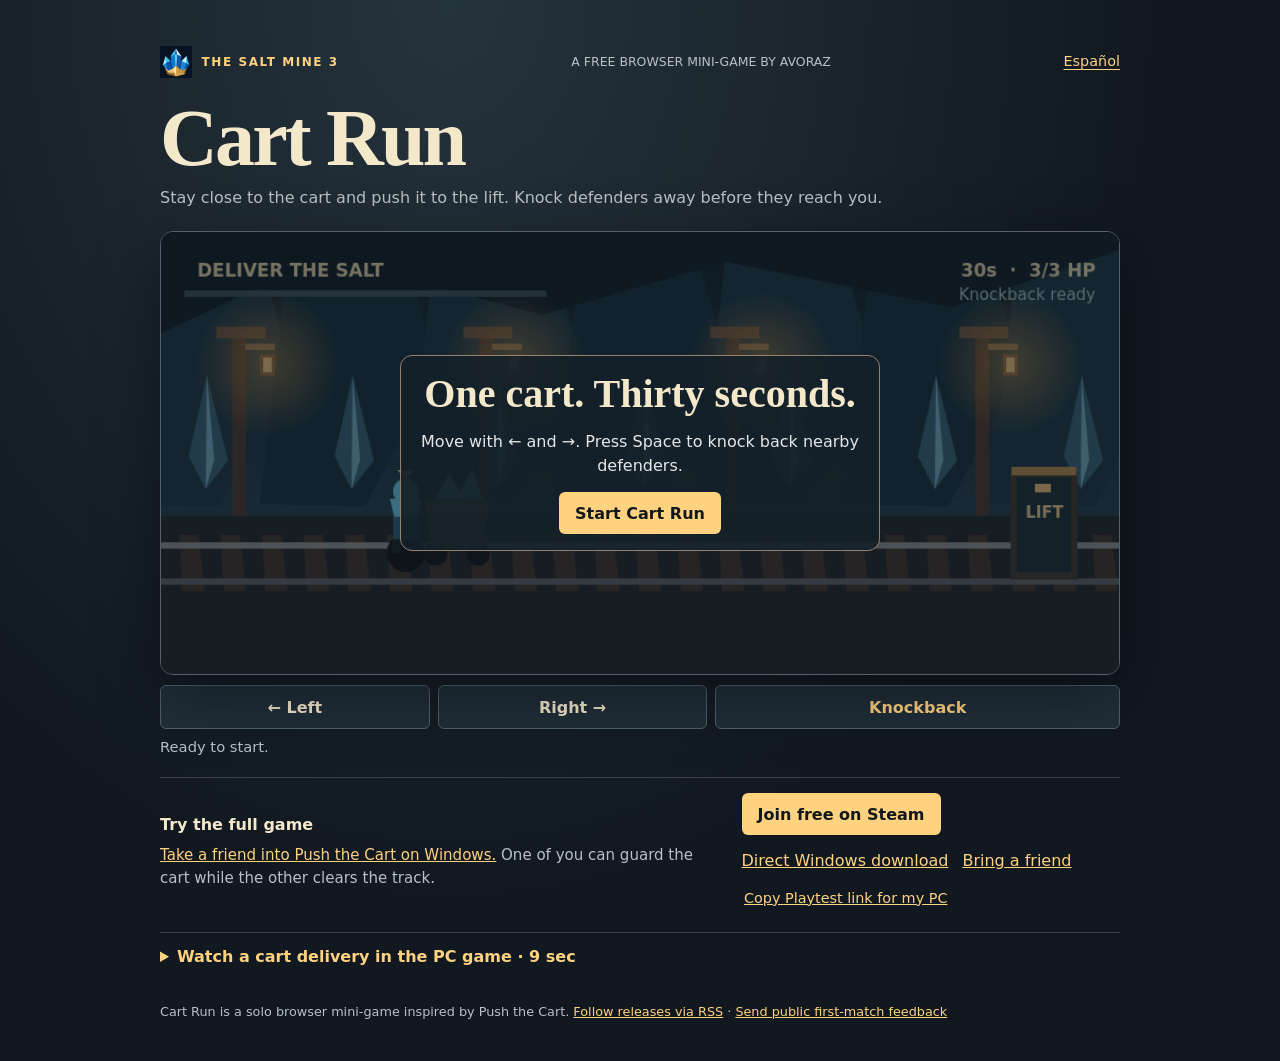
<file: docs/index.html>
<!doctype html>
<html lang="en">
<meta charset="utf-8">
<meta name="viewport" content="width=device-width, initial-scale=1">
<meta name="description" content="Try a free 30-second cart battle in your browser. A solo mini-game inspired by The Salt Mine 3.">
<meta property="og:type" content="website">
<meta property="og:site_name" content="The Salt Mine 3 · Avoraz">
<meta property="og:title" content="Cart Run · The Salt Mine 3">
<meta property="og:description" content="Can you get the cart to the lift in thirty seconds? Try the free browser mini-game from Avoraz.">
<meta property="og:image" content="https://avoraz.com/media/brand/cart-run-share.jpg">
<meta property="og:image:width" content="1200">
<meta property="og:image:height" content="630">
<meta property="og:image:alt" content="Cart Run from The Salt Mine 3, with the cart and its escort on the browser game’s track">
<meta name="twitter:card" content="summary_large_image">
<meta name="twitter:title" content="Cart Run · The Salt Mine 3">
<meta name="twitter:image" content="https://avoraz.com/media/brand/cart-run-share.jpg">
<meta name="twitter:image:alt" content="A cart and its escort on the Cart Run track">
<link rel="icon" type="image/png" sizes="192x192" href="media/crystal-crest.png">
<title>Cart Run · The Salt Mine 3</title>
<style>
  :root{color-scheme:dark;--ink:#f4e8cb;--muted:#b8c0c6;--gold:#ffd280;--edge:#3b3f46;background:#111820;color:var(--ink);font:16px/1.5 system-ui,sans-serif}
  *{box-sizing:border-box}body{margin:0;background:radial-gradient(ellipse at 35% 0%,#25333c,#111820 60%)}a{color:var(--gold)}a:focus-visible,button:focus-visible{outline:2px solid white;outline-offset:4px}
  main{max-width:1040px;margin:auto;padding:clamp(16px,4vw,40px)}header{display:flex;align-items:center;justify-content:space-between;gap:12px}header a{text-decoration:none}header strong{letter-spacing:.13em;font-size:.75rem}header span{color:var(--muted);font-size:.78rem}
  h1{font:700 clamp(2.8rem,9vw,5rem)/.95 Georgia,serif;letter-spacing:-.035em;margin:.2em 0 .12em}p{margin:.45em 0}.intro{color:var(--muted)}.arena{position:relative;overflow:hidden;border:1px solid #55606a;margin-top:21px;border-radius:13px;background:#182630;box-shadow:0 20px 65px #0006}
  canvas{width:100%;height:auto;display:block;aspect-ratio:900/416}canvas:focus-visible{outline:2px solid var(--gold);outline-offset:-3px}.overlay{position:absolute;inset:0;display:grid;place-items:center;text-align:center;background:#0a131a8c;padding:6px}.overlay[hidden]{display:none}.overlay>div{max-width:30rem;padding:16px 20px;background:#142029e8;border:1px solid #98816b;border-radius:12px}
  h2{font:700 clamp(1.35rem,5vw,2.5rem)/1.1 Georgia,serif;margin:0 0 .36em}.overlay p{font-size:clamp(.8rem,2.6vw,1rem);color:#e4e7e8}
  button,.cta{font:700 1rem system-ui;color:#12171c;background:var(--gold);border:0;border-radius:6px;padding:.72rem 1rem;cursor:pointer;text-decoration:none;display:inline-block;touch-action:manipulation}button:hover,.cta:hover{background:#ffe4a8}button:active{transform:translateY(2px)}.overlay button{margin-top:.42rem}
  .result-actions [hidden],.win-steam{display:none}
  .overlay.is-result .result-actions{display:flex;flex-wrap:wrap;align-items:stretch;justify-content:center;gap:8px;margin-top:.65rem}
  .overlay.is-result .win-steam{display:grid;place-items:center}
  .overlay.is-result:not(.is-victory) .win-steam{color:var(--gold);background:#202e39;border:1px solid #887955}
  .overlay.is-result .result-actions button{margin:0}
  .overlay.is-victory .result-actions button,#share-challenge,.win-download{color:var(--ink);background:#202e39;border:1px solid #657480}
  .overlay.is-victory .result-actions button:hover,#share-challenge:hover,.win-download:hover{background:#354754}
  .challenge-fallback{margin-top:.6rem;text-align:left;font-size:.84rem}
  .challenge-fallback input{display:block;width:100%;min-width:0;margin-top:.25rem;padding:.45rem;border:1px solid #657480;border-radius:5px;background:#101820;color:var(--ink);font:inherit}
  .overlay.is-result:has(.challenge-fallback:not([hidden])){position:relative;inset:auto}
  .controls{display:grid;grid-template-columns:1fr 1fr 1.5fr;gap:8px;margin-top:10px}.controls button{color:var(--ink);background:#202e39;border:1px solid #50606b;touch-action:none;user-select:none}.controls button:last-child{color:var(--gold)}.controls button:active{background:#455260}.status{min-height:1.5em;color:var(--muted);font-size:.92rem}
  .phone-hud{display:none;color:var(--ink);font-size:.88rem;font-variant-numeric:tabular-nums}.phone-hud span:last-child{color:var(--gold)}
  .after{display:flex;align-items:center;justify-content:space-between;gap:15px;border-top:1px solid var(--edge);margin-top:19px;padding-top:15px}.after p{color:var(--muted);font-size:.94rem}.after nav{display:flex;align-items:center;gap:14px;flex-wrap:wrap}footer{margin-top:22px;font-size:.8rem;color:var(--muted)}
  @media(max-width:630px){.after{align-items:flex-start;flex-direction:column}.overlay>div{padding:6px 8px}.overlay h2{margin-bottom:.16em}.overlay p{margin:.25em 0}header span{display:none}.phone-hud{display:flex;justify-content:space-between;gap:10px;margin:.4rem 0}.controls{margin-top:5px}}
  @media(max-width:630px){
    .overlay.is-result{position:relative;inset:auto}
    .overlay.is-result>div{width:100%}
  }
  @media(max-width:480px){
    .overlay.is-result .result-actions{gap:6px;margin-top:.4rem}
    .overlay.is-result .result-actions>*{font-size:.84rem;line-height:1.15;padding:.3rem .6rem;min-height:44px}
    .overlay.is-victory .win-download{display:grid;place-items:center}
  }
  @media(max-width:360px){
    .overlay{position:relative;inset:auto}
    .overlay>div{width:100%}
  }
  @media(max-width:319px){
    .overlay.is-result .result-actions>*{font-size:.78rem;padding-inline:.4rem}
    .controls{grid-template-columns:repeat(2,minmax(0,1fr)) minmax(0,1.5fr)}
    .controls button{font-size:.82rem;padding-inline:.45rem}
  }
  @media(prefers-reduced-motion:reduce){button:active{transform:none}}
  header a{display:inline-flex;align-items:center;gap:.6rem;min-height:44px}
  .pc-route{margin:.45rem 0 0;font-size:.9rem}
  .pc-route a{display:inline-block;padding:.45rem .15rem}
  .pc-route a[hidden],.pc-route button[hidden]{display:none}
  .pc-route button{background:none;color:var(--gold);font:inherit;text-decoration:underline;padding:.45rem .15rem;margin:0}
  .pc-route label{display:block;margin:.25rem 0;color:var(--ink)}
  .pc-route input{display:block;width:100%;padding:.5rem;color:var(--ink);background:#142029;border:1px solid #657480;border-radius:5px}
  .pc-route .pc-feedback{display:block;color:var(--muted)}
  #overlay:has(.pc-manual:not([hidden])){position:relative;inset:auto}
  #language{font-size:.9rem;text-decoration:underline;text-underline-offset:3px}
  #pc-language{font-size:.85rem;margin-top:.4rem}
  #watch-cart{border-block-start:1px solid var(--edge);margin-block:1rem;scroll-margin-block:1rem}
  #watch-cart summary{cursor:pointer;color:var(--gold);padding:.7rem 0;font-weight:650}
  #watch-cart summary:focus-visible{outline:2px solid var(--gold);outline-offset:2px}
  #watch-cart video{display:block;width:100%;max-width:48rem;height:auto;background:#080d11;border-radius:5px}
  #watch-cart p{max-width:65ch;margin:.55rem 0;color:var(--muted)}
</style>
<main>
  <header><a href="https://avoraz.com/"><img src="media/crystal-crest.png" width="32" height="32" alt=""><strong>THE SALT MINE 3</strong></a><span data-es="UN MINIJUEGO GRATIS DE AVORAZ">A FREE BROWSER MINI-GAME BY AVORAZ</span><a id="language" lang="es" hreflang="es" href="?lang=es">Español</a></header>
  <h1>Cart Run</h1>
  <p class="intro" data-es="Escolta la vagoneta hasta el ascensor. Cuando se acerquen los defensores, empújalos para abrirte paso.">Stay close to the cart and push it to the lift. Knock defenders away before they reach you.</p>
  <p id="jp-controls" lang="ja" hidden>「Start Cart Run」で開始。← → でトロッコのそばを走り、敵が進路をふさいだらスペースキーで押し返そう。スマホでは矢印と「Knockback」をタップ。友達と遊べるWindows版は英語です。Steamで「Playtestに参加」を選び、ライブラリからインストールできます。</p>
  <section class="arena" aria-label="Cart Run game" data-es-label="Partida de Cart Run">
    <canvas id="mine" width="900" height="416" tabindex="0" aria-label="Cobalt player, salt cart, and Ember defenders on the mine track" data-es-label="Jugador de Cobalto, vagoneta de sal y defensores de Brasa en las vías de la mina"></canvas>
    <div id="overlay" class="overlay"><div>
      <h2 id="headline" data-es="Una vagoneta. Treinta segundos.">One cart. Thirty seconds.</h2>
      <p id="hint" data-es="Muévete con ← y →. Pulsa Espacio para empujar a los defensores cercanos.">Move with ← and →. Press Space to knock back nearby defenders.</p>
      <div class="result-actions">
        <button id="start-btn" type="button" aria-describedby="hint" data-es="Jugar">Start Cart Run</button>
        <button id="share-challenge" type="button" hidden data-es="Reta a alguien">Challenge a friend</button>
        <a id="win-steam" class="cta win-steam" href="https://store.steampowered.com/app/5578970/The_Salt_Mine_3/?utm_source=cart_run&amp;utm_medium=browser_game&amp;utm_campaign=steam_playtest_launch&amp;utm_content=victory#game_area_purchase" target="_blank" rel="noopener" data-es="Jugar gratis en Steam">Join free on Steam</a>
        <a id="win-download" class="cta win-download" href="https://avoraz.com/download?utm_source=cart_run&amp;utm_medium=browser_game&amp;utm_campaign=cart_run_win" target="_blank" rel="noopener" hidden data-es="Descarga para Windows">Direct Windows download</a>
      </div>
      <div id="challenge-fallback" class="challenge-fallback" hidden>
        <label for="challenge-url" data-es="Copia este enlace al reto">Copy this challenge link</label>
        <input id="challenge-url" type="url" readonly>
      </div>
      <div id="result-pc-route"></div>
    </div></div>
  </section>
  <p class="phone-hud"><span id="phone-status">30s · 3/3 HP</span><span id="phone-pulse" data-es="Empujón listo">Knockback ready</span></p>
  <div class="controls" aria-label="Touch and mouse controls" data-es-label="Controles táctiles y de ratón">
    <button id="left" type="button" aria-label="Move left" data-es-label="Mover a la izquierda" data-es="← Izquierda">← Left</button>
    <button id="right" type="button" aria-label="Move right" data-es-label="Mover a la derecha" data-es="Derecha →">Right →</button>
    <button id="pulse" type="button" data-es="Empujón">Knockback</button>
  </div>
  <p id="status" class="status" aria-live="polite" data-es="Todo listo.">Ready to start.</p>
  <div class="after">
    <div><strong data-es="¿Y si escoltáis la vagoneta juntos?">Try the full game</strong><p><a href="https://avoraz.com/play/push-the-cart?utm_source=cart_run" target="_blank" rel="noopener" data-es="Prueba el modo de escolta en Windows con un amigo.">Take a friend into Push the Cart on Windows.</a> <span data-es="Uno protege la vagoneta mientras el otro despeja las vías.">One of you can guard the cart while the other clears the track.</span></p></div>
    <div id="page-pc-route">
      <nav aria-label="Full Windows game" data-es-label="Juego completo para Windows"><a id="page-steam" class="cta" href="https://store.steampowered.com/app/5578970/The_Salt_Mine_3/?utm_source=cart_run&amp;utm_medium=browser_game&amp;utm_campaign=steam_playtest_launch&amp;utm_content=page#game_area_purchase" target="_blank" rel="noopener" data-es="Jugar gratis en Steam">Join free on Steam</a><a href="https://avoraz.com/download?utm_campaign=first_players" target="_blank" rel="noopener" data-es="Descarga para Windows">Direct Windows download</a><a id="friend-link" href="play-together.html" data-es="Invitar a un amigo">Bring a friend</a></nav>
      <div id="pc-route" class="pc-route">
        <a id="steam-install" href="steam://install/5579000" hidden data-es="¿Ya te uniste? Instálalo en Steam">Already joined? Install in Steam</a>
        <a id="steam-play" href="steam://rungameid/5579000" hidden data-es="¿Ya lo instalaste? Abrir el juego">Already installed? Play now</a>
        <button id="send-pc" type="button" hidden data-es="Enviar la prueba a mi PC">Send the Playtest to my PC</button>
        <span id="pc-feedback" class="pc-feedback" role="status"></span>
        <div id="pc-manual" class="pc-manual" hidden><label for="pc-url" data-es="Copia el enlace y ábrelo en tu PC">Copy this link and open it on your PC</label><input id="pc-url" type="url" readonly></div>
      </div>
    </div>
  </div>
  <details id="watch-cart">
    <summary data-es="Ver una entrega en el juego de PC · 9 s">Watch a cart delivery in the PC game · 9 sec</summary>
    <video controls playsinline preload="none" width="960" height="540" poster="media/clear-the-tracks.webp" aria-label="Vessa clears the tracks" data-es-label="Vessa despeja las vías" aria-describedby="clip-caption">
      <source src="media/clear-the-tracks.mp4" type="video/mp4">
      <track kind="captions" src="media/clear-the-tracks.en.vtt" srclang="en" label="English">
      <track kind="captions" src="media/clear-the-tracks.es.vtt" srclang="es" label="Español">
      <a href="media/clear-the-tracks.mp4" data-es="Ver el vídeo">Watch the video</a>
    </video>
    <p id="clip-caption" data-es="Vessa hace estallar su barril junto a un rival. La vagoneta de cristales llega al elevador. Partida preparada con un rival de prueba, controles programados y audio del juego editado. Los nuevos efectos se muestran en una versión en desarrollo.">Vessa sets off her keg beside a defender. The crystal cart reaches the lift. Staged gameplay with a test opponent, scripted inputs and edited game audio. The new effects are shown in a development build.</p>
    <p><a href="https://store.steampowered.com/app/5578970/The_Salt_Mine_3/?utm_source=cart_run&amp;utm_medium=browser_game&amp;utm_campaign=steam_playtest_launch&amp;utm_content=cart_delivery_clip#game_area_purchase" target="_blank" rel="noopener" data-es="Juega a Push the Cart en la prueba gratuita de Steam">Play Push the Cart in the free Steam Playtest</a></p>
  </details>
  <p id="pc-language" lang="es" hidden>El juego completo para Windows está en inglés. ¿Prefieres explorar? <a id="orchard-guide" href="primera-mision.html" target="_blank" rel="noopener">Consigue tu primera reliquia con Nell</a>.</p>
  <footer><span data-es="Cart Run es un minijuego para una persona inspirado en el modo de escolta del juego completo.">Cart Run is a solo browser mini-game inspired by Push the Cart.</span> <a href="https://tavoraz.itch.io/the-salt-mine-3/devlog.rss" data-es="Novedades por RSS">Follow releases via RSS</a> · <a href="https://github.com/Tavoraz/The-Salt-Mine-3-Downloads/issues/new/choose" data-es="Comentar mi primera partida">Send public first-match feedback</a></footer>
</main>
<script src="cart-run.js?v=openplayer-referral"></script>
</html>
</file>
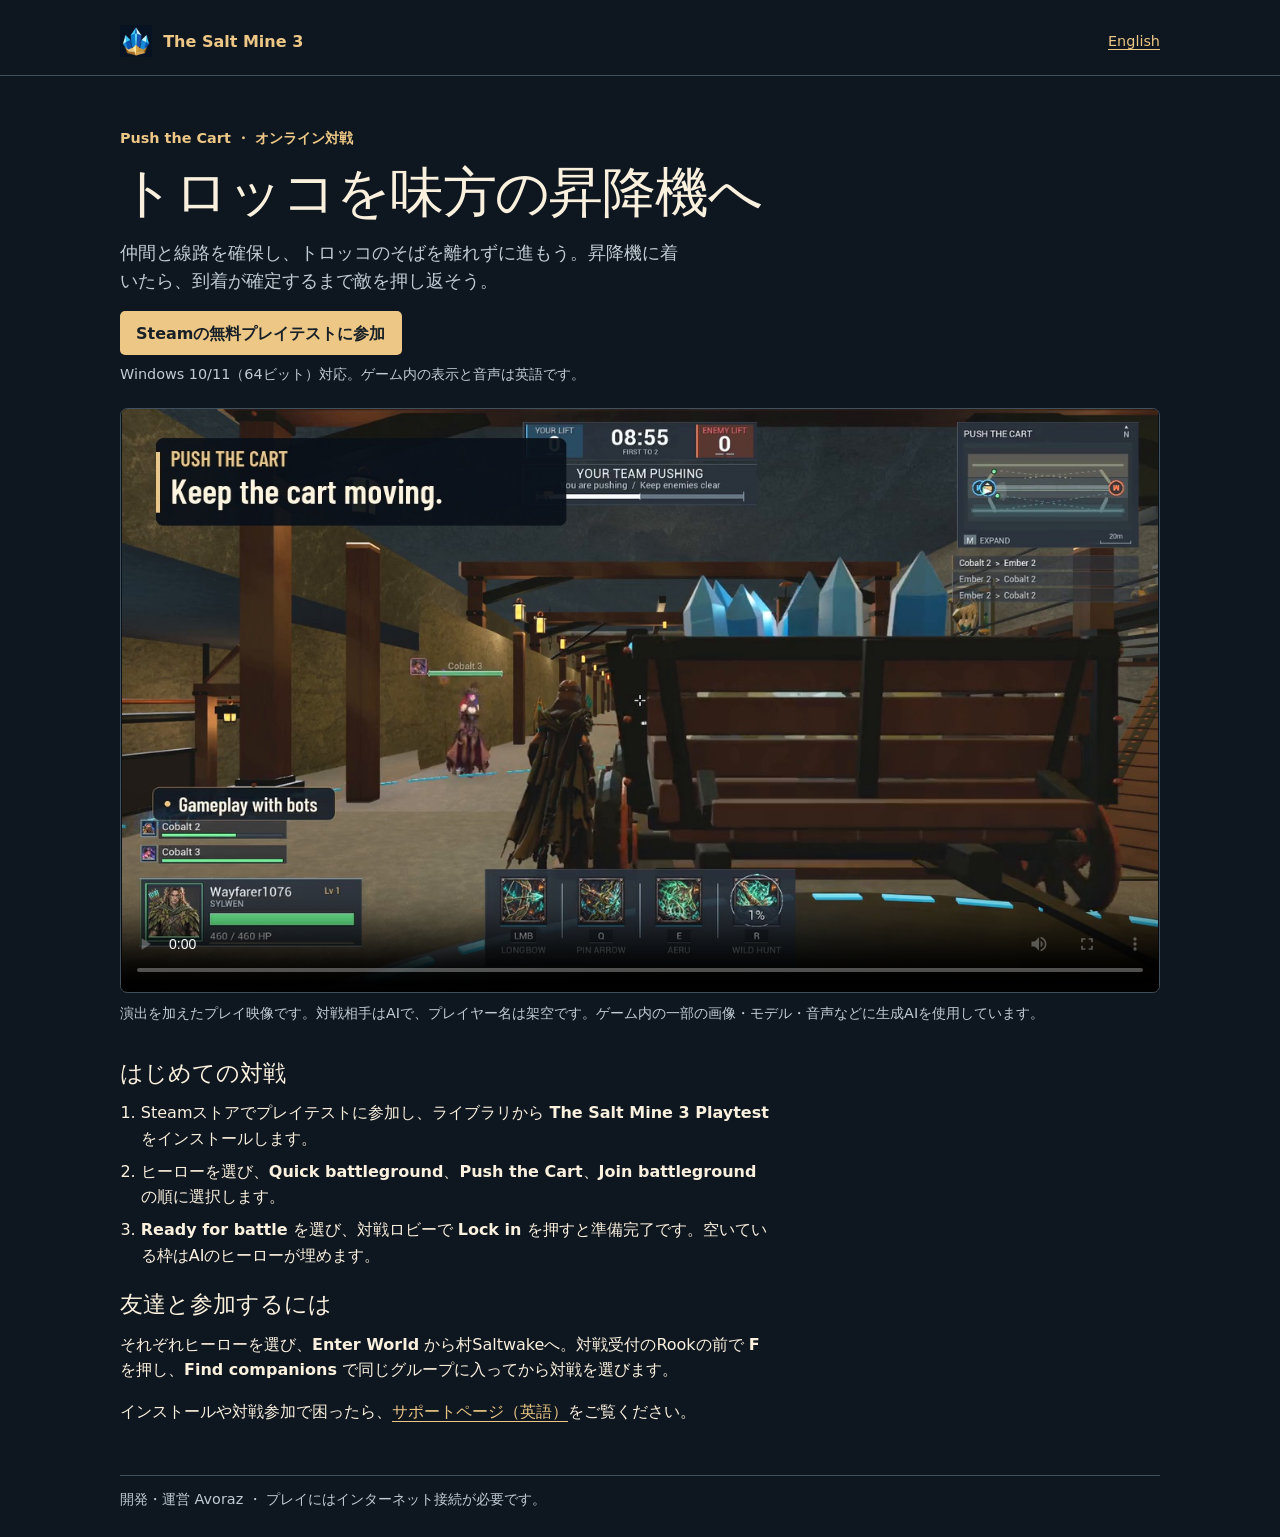
<file: docs/first-cart-match-ja.html>
<!doctype html>
<html lang="ja">
<head>
  <meta charset="utf-8">
  <meta name="viewport" content="width=device-width, initial-scale=1">
  <meta name="color-scheme" content="dark">
  <title>The Salt Mine 3｜無料Steamプレイテストの始め方</title>
  <meta name="description" content="The Salt Mine 3の無料Windowsプレイテストに参加。日本語字幕付きの短い映像で、トロッコを奪い合うPush the Cartの始め方が分かります。">
  <meta property="og:title" content="The Salt Mine 3｜トロッコを味方の昇降機へ">
  <meta property="og:description" content="日本語字幕付きのプレイ映像と、無料Steamプレイテストの参加手順。ゲーム内の表示と音声は英語です。">
  <meta property="og:image" content="https://tavoraz.github.io/The-Salt-Mine-3-Downloads/media/your-first-cart-match.jpg">
  <meta name="twitter:card" content="summary_large_image">
  <link rel="canonical" href="https://tavoraz.github.io/The-Salt-Mine-3-Downloads/first-cart-match-ja.html">
  <link rel="alternate" hreflang="en" href="https://tavoraz.github.io/The-Salt-Mine-3-Downloads/first-cart-match.html">
  <link rel="alternate" hreflang="ja" href="https://tavoraz.github.io/The-Salt-Mine-3-Downloads/first-cart-match-ja.html">
  <link rel="icon" type="image/png" sizes="192x192" href="media/crystal-crest.png">
  <link rel="stylesheet" href="first-cart-match.css">
</head>
<body>
  <header><div class="wrap masthead">
    <a class="brand" href="https://avoraz.com/">
      <img src="media/crystal-crest.png" alt="" width="32" height="32">The Salt Mine 3
    </a>
    <a class="language" href="first-cart-match.html" lang="en" hreflang="en">English</a>
  </div></header>
  <main class="wrap">
    <p class="mode">Push the Cart ・ オンライン対戦</p>
    <h1>トロッコを味方の昇降機へ</h1>
    <p class="lede">仲間と線路を確保し、トロッコのそばを離れずに進もう。昇降機に着いたら、到着が確定するまで敵を押し返そう。</p>
    <div class="actions">
      <a class="primary" href="https://store.steampowered.com/app/5578970/The_Salt_Mine_3/?l=japanese&amp;utm_source=github_pages&amp;utm_medium=language_guide&amp;utm_campaign=steam_playtest_jp&amp;utm_content=cart_walkthrough#game_area_purchase">Steamの無料プレイテストに参加</a>
    </div>
    <p class="quiet">Windows 10/11（64ビット）対応。ゲーム内の表示と音声は英語です。</p>
    <figure>
      <video controls playsinline preload="metadata" width="1280" height="720" poster="media/your-first-cart-match.jpg"
             aria-label="日本語字幕付きのPush the Cartプレイ映像と参加手順" aria-describedby="footage-credit">
        <source src="media/your-first-cart-match.mp4" type="video/mp4">
        <track kind="subtitles" srclang="ja" label="日本語" src="media/your-first-cart-match-ja.vtt" default>
        <a href="media/your-first-cart-match.mp4">プレイ映像を開く</a>
      </video>
      <figcaption id="footage-credit">演出を加えたプレイ映像です。対戦相手はAIで、プレイヤー名は架空です。ゲーム内の一部の画像・モデル・音声などに生成AIを使用しています。</figcaption>
    </figure>
    <section class="match-instructions" aria-labelledby="heading-ready">
      <h2 id="heading-ready">はじめての対戦</h2>
      <ol>
        <li>Steamストアでプレイテストに参加し、ライブラリから <strong>The Salt Mine 3 Playtest</strong> をインストールします。</li>
        <li>ヒーローを選び、<strong>Quick battleground</strong>、<strong>Push the Cart</strong>、<strong>Join battleground</strong> の順に選択します。</li>
        <li><strong>Ready for battle</strong> を選び、対戦ロビーで <strong>Lock in</strong> を押すと準備完了です。空いている枠はAIのヒーローが埋めます。</li>
      </ol>
      <h2>友達と参加するには</h2>
      <p>それぞれヒーローを選び、<strong>Enter World</strong> から村Saltwakeへ。対戦受付のRookの前で <strong>F</strong> を押し、<strong>Find companions</strong> で同じグループに入ってから対戦を選びます。</p>
      <p>インストールや対戦参加で困ったら、<a href="https://avoraz.com/download#help-queue" hreflang="en">サポートページ（英語）</a>をご覧ください。</p>
    </section>
  </main>
  <footer class="wrap">開発・運営 Avoraz ・ プレイにはインターネット接続が必要です。</footer>
</body>
</html>
</file>
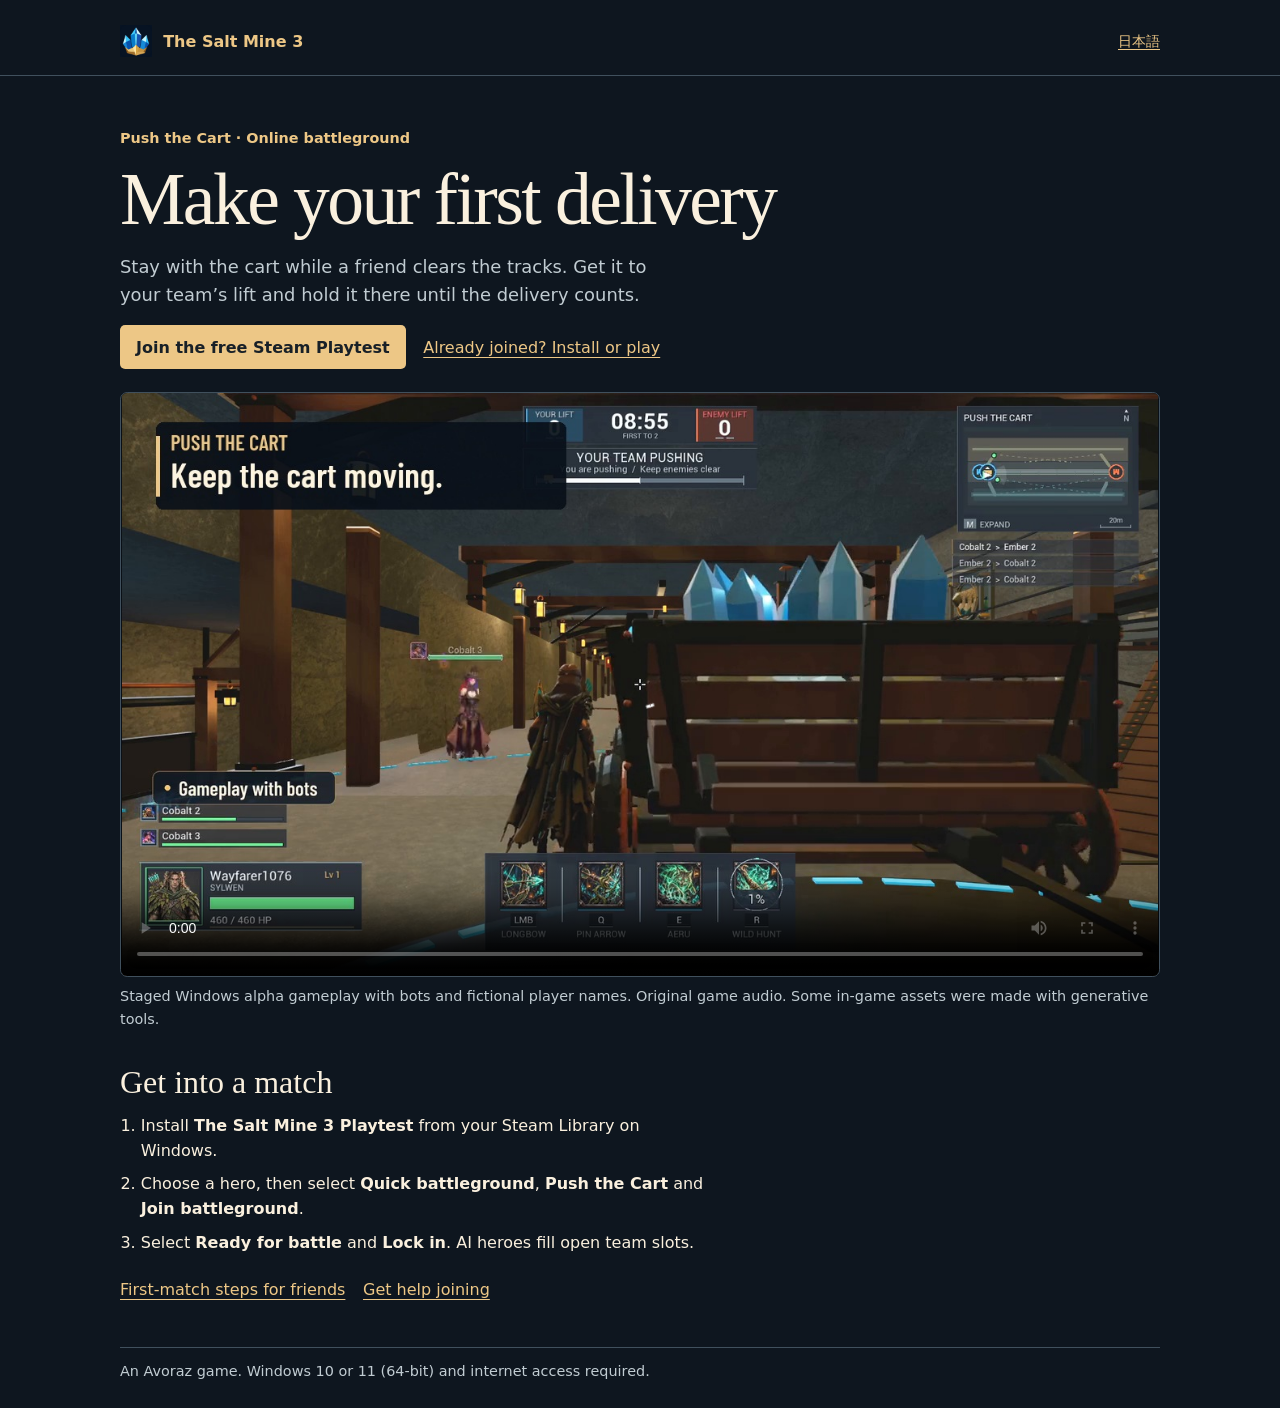
<file: docs/first-cart-match.html>
<!doctype html>
<html lang="en">
<head>
  <meta charset="utf-8">
  <meta name="viewport" content="width=device-width, initial-scale=1">
  <meta name="color-scheme" content="dark">
  <meta name="description" content="Watch the first Push the Cart delivery, then join the free Windows Steam Playtest for The Salt Mine 3.">
  <link rel="canonical" href="https://tavoraz.github.io/The-Salt-Mine-3-Downloads/first-cart-match.html">
  <link rel="alternate" hreflang="en" href="https://tavoraz.github.io/The-Salt-Mine-3-Downloads/first-cart-match.html">
  <link rel="alternate" hreflang="ja" href="https://tavoraz.github.io/The-Salt-Mine-3-Downloads/first-cart-match-ja.html">
  <link rel="icon" type="image/png" sizes="192x192" href="media/crystal-crest.png">
  <meta property="og:title" content="Make your first cart delivery | The Salt Mine 3">
  <meta property="og:description" content="Clear the track, escort the cart and play your first match. Free Windows Steam Playtest.">
  <meta property="og:image" content="https://tavoraz.github.io/The-Salt-Mine-3-Downloads/media/your-first-cart-match.jpg">
  <meta name="twitter:card" content="summary_large_image">
  <title>Your first Push the Cart match | The Salt Mine 3</title>
  <link rel="stylesheet" href="first-cart-match.css">
</head>
<body>
  <header><div class="wrap masthead">
    <a class="brand" href="https://avoraz.com/">
      <img src="media/crystal-crest.png" alt="" width="32" height="32">The Salt Mine 3
    </a>
    <a class="language" href="first-cart-match-ja.html" lang="ja" hreflang="ja">日本語</a>
  </div></header>
  <main class="wrap">
    <p class="mode">Push the Cart · Online battleground</p>
    <h1>Make your first delivery</h1>
    <p class="lede">Stay with the cart while a friend clears the tracks. Get it to your team’s lift and hold it there until the delivery counts.</p>
    <div class="actions">
      <a class="primary" href="https://store.steampowered.com/app/5578970/The_Salt_Mine_3/?utm_source=github_pages&amp;utm_medium=video&amp;utm_campaign=first_cart_match&amp;utm_content=watch_page#game_area_purchase">Join the free Steam Playtest</a>
      <a href="https://avoraz.com/download#steam-playtest">Already joined? Install or play</a>
    </div>
    <figure>
      <video controls playsinline preload="metadata" width="1280" height="720" poster="media/your-first-cart-match.jpg"
             aria-label="Gameplay and first-match instructions for Push the Cart" aria-describedby="footage-credit">
        <source src="media/your-first-cart-match.mp4" type="video/mp4">
        <a href="media/your-first-cart-match.mp4">Open the gameplay video</a>
      </video>
      <figcaption id="footage-credit">Staged Windows alpha gameplay with bots and fictional player names. Original game audio. Some in-game assets were made with generative tools.</figcaption>
    </figure>
    <div class="details">
      <section aria-labelledby="heading-ready">
        <h2 id="heading-ready">Get into a match</h2>
        <ol>
          <li>Install <strong>The Salt Mine 3 Playtest</strong> from your Steam Library on Windows.</li>
          <li>Choose a hero, then select <strong>Quick battleground</strong>, <strong>Push the Cart</strong> and <strong>Join battleground</strong>.</li>
          <li>Select <strong>Ready for battle</strong> and <strong>Lock in</strong>. AI heroes fill open team slots.</li>
        </ol>
        <div class="actions">
          <a href="https://avoraz.com/play/push-the-cart">First-match steps for friends</a>
          <a href="https://avoraz.com/download#help-queue">Get help joining</a>
        </div>
      </section>
      <aside id="queue-window" class="queue" hidden aria-labelledby="queue-heading">
        <h2 id="queue-heading">Queue together on Saturday</h2>
        <p><time datetime="2026-11-28T19:00:00+01:00">28 November, 19:00 CET</time>–<time datetime="2026-11-28T21:00:00+01:00">21:00 CET</time></p>
        <p class="quiet">Join anytime in the window. The Playtest is also open outside it.</p>
        <div class="actions">
          <a id="friend-plan" href="play-together.html?via=first_cart_match#mode=cart&amp;at=2026-11-28T18%3A00%3A00.000Z">Share the time with a friend</a>
          <a href="https://steamcommunity.com/app/5578970/discussions/0/567051865431258060/#c567052214089079535">See the Steam queue post</a>
        </div>
      </aside>
    </div>
  </main>
  <footer class="wrap">An Avoraz game. Windows 10 or 11 (64-bit) and internet access required.</footer>
  <script>
    const queue = document.getElementById("queue-window");
    const times = queue.querySelectorAll("time");
    const now = Date.now();
    queue.hidden = now >= Date.parse(times[1].dateTime);
    if (!queue.hidden && now >= Date.parse(times[0].dateTime)) {
      const invite = document.getElementById("friend-plan");
      invite.href = "play-together.html?via=first_cart_match#mode=cart";
      invite.textContent = "Send a friend the match plan";
    }
  </script>
</body>
</html>
</file>
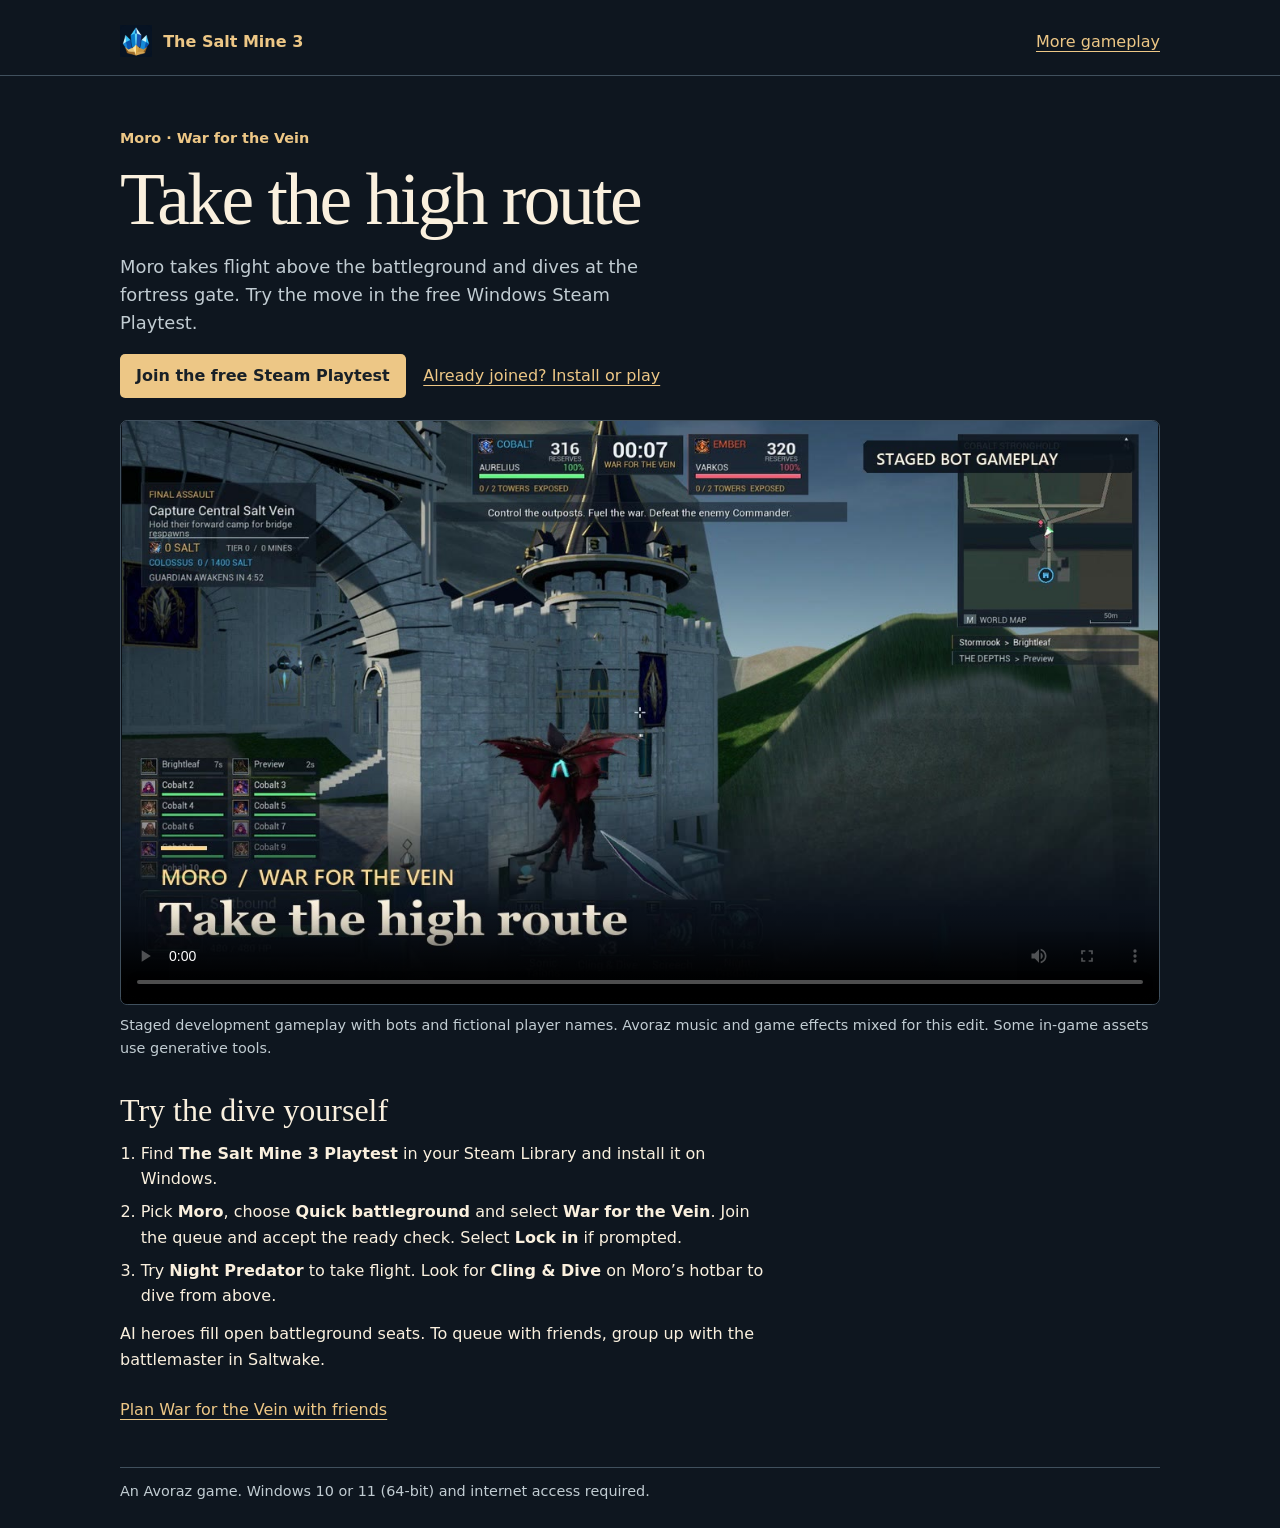
<file: docs/moro-high-route.html>
<!doctype html>
<html lang="en">
<head>
  <meta charset="utf-8">
  <meta name="viewport" content="width=device-width, initial-scale=1">
  <meta name="color-scheme" content="dark">
  <title>Take the high route | The Salt Mine 3</title>
  <meta name="description" content="Watch Moro take flight and dive at the fortress gate in War for the Vein. Try the move in the free Windows Steam Playtest.">
  <link rel="canonical" href="https://tavoraz.github.io/The-Salt-Mine-3-Downloads/moro-high-route.html">
  <link rel="icon" type="image/png" sizes="192x192" href="media/crystal-crest.png">
  <link rel="stylesheet" href="first-cart-match.css">
  <meta property="og:type" content="video.other">
  <meta property="og:url" content="https://tavoraz.github.io/The-Salt-Mine-3-Downloads/moro-high-route.html">
  <meta property="og:title" content="Take the high route | The Salt Mine 3">
  <meta property="og:description" content="Watch Moro take flight and dive at the fortress gate in War for the Vein. Try the move in the free Windows Steam Playtest.">
  <meta property="og:image" content="https://tavoraz.github.io/The-Salt-Mine-3-Downloads/media/moro-high-route.jpg">
  <meta property="og:image:width" content="1280">
  <meta property="og:image:height" content="720">
  <meta name="twitter:card" content="summary_large_image">
  <script type="application/ld+json">{"@context":"https://schema.org","@type":"VideoObject","name":"Take the high route | The Salt Mine 3","description":"Watch Moro take flight and dive at the fortress gate in War for the Vein. Try the move in the free Windows Steam Playtest.","thumbnailUrl":"https://tavoraz.github.io/The-Salt-Mine-3-Downloads/media/moro-high-route.jpg","uploadDate":"2026-11-27","duration":"PT8.467S","contentUrl":"https://tavoraz.github.io/The-Salt-Mine-3-Downloads/media/moro-high-route.mp4","inLanguage":"en"}</script>
</head>
<body>
  <header><div class="wrap masthead">
    <a class="brand" href="https://avoraz.com/">
      <img src="media/crystal-crest.png" alt="" width="32" height="32">The Salt Mine 3
    </a>
    <a href="playtest-clips.html">More gameplay</a>
  </div></header>
  <main class="wrap">
    <p class="mode">Moro · War for the Vein</p>
    <h1>Take the high route</h1>
    <p class="lede">Moro takes flight above the battleground and dives at the fortress gate. Try the move in the free Windows Steam Playtest.</p>
    <div class="actions">
      <a class="primary" href="https://store.steampowered.com/app/5578970/The_Salt_Mine_3/?utm_source=github_pages&amp;utm_medium=video&amp;utm_campaign=moro_high_route&amp;utm_content=watch_page#game_area_purchase">Join the free Steam Playtest</a>
      <a href="https://avoraz.com/download#steam-playtest">Already joined? Install or play</a>
    </div>
    <figure>
      <video controls playsinline preload="metadata" width="1280" height="720"
             poster="media/moro-high-route.jpg" aria-label="Moro flies toward a fortress and dives into the fight"
             aria-describedby="moro-footage-credit">
        <source src="media/moro-high-route.mp4" type="video/mp4">
        <a href="media/moro-high-route.mp4">Open the Moro gameplay clip</a>
      </video>
      <figcaption id="moro-footage-credit">Staged development gameplay with bots and fictional player names. Avoraz music and game effects mixed for this edit. Some in-game assets use generative tools.</figcaption>
    </figure>
    <section class="match-instructions" aria-labelledby="try-it">
      <h2 id="try-it">Try the dive yourself</h2>
      <ol>
        <li>Find <strong>The Salt Mine 3 Playtest</strong> in your Steam Library and install it on Windows.</li>
        <li>Pick <strong>Moro</strong>, choose <strong>Quick battleground</strong> and select <strong>War for the Vein</strong>. Join the queue and accept the ready check. Select <strong>Lock in</strong> if prompted.</li>
        <li>Try <strong>Night Predator</strong> to take flight. Look for <strong>Cling &amp; Dive</strong> on Moro’s hotbar to dive from above.</li>
      </ol>
      <p>AI heroes fill open battleground seats. To queue with friends, group up with the battlemaster in Saltwake.</p>
      <div class="actions">
        <a href="play-together.html?via=moro_high_route#mode=war">Plan War for the Vein with friends</a>
      </div>
    </section>
  </main>
  <footer class="wrap">An Avoraz game. Windows 10 or 11 (64-bit) and internet access required.</footer>
</body>
</html>
</file>
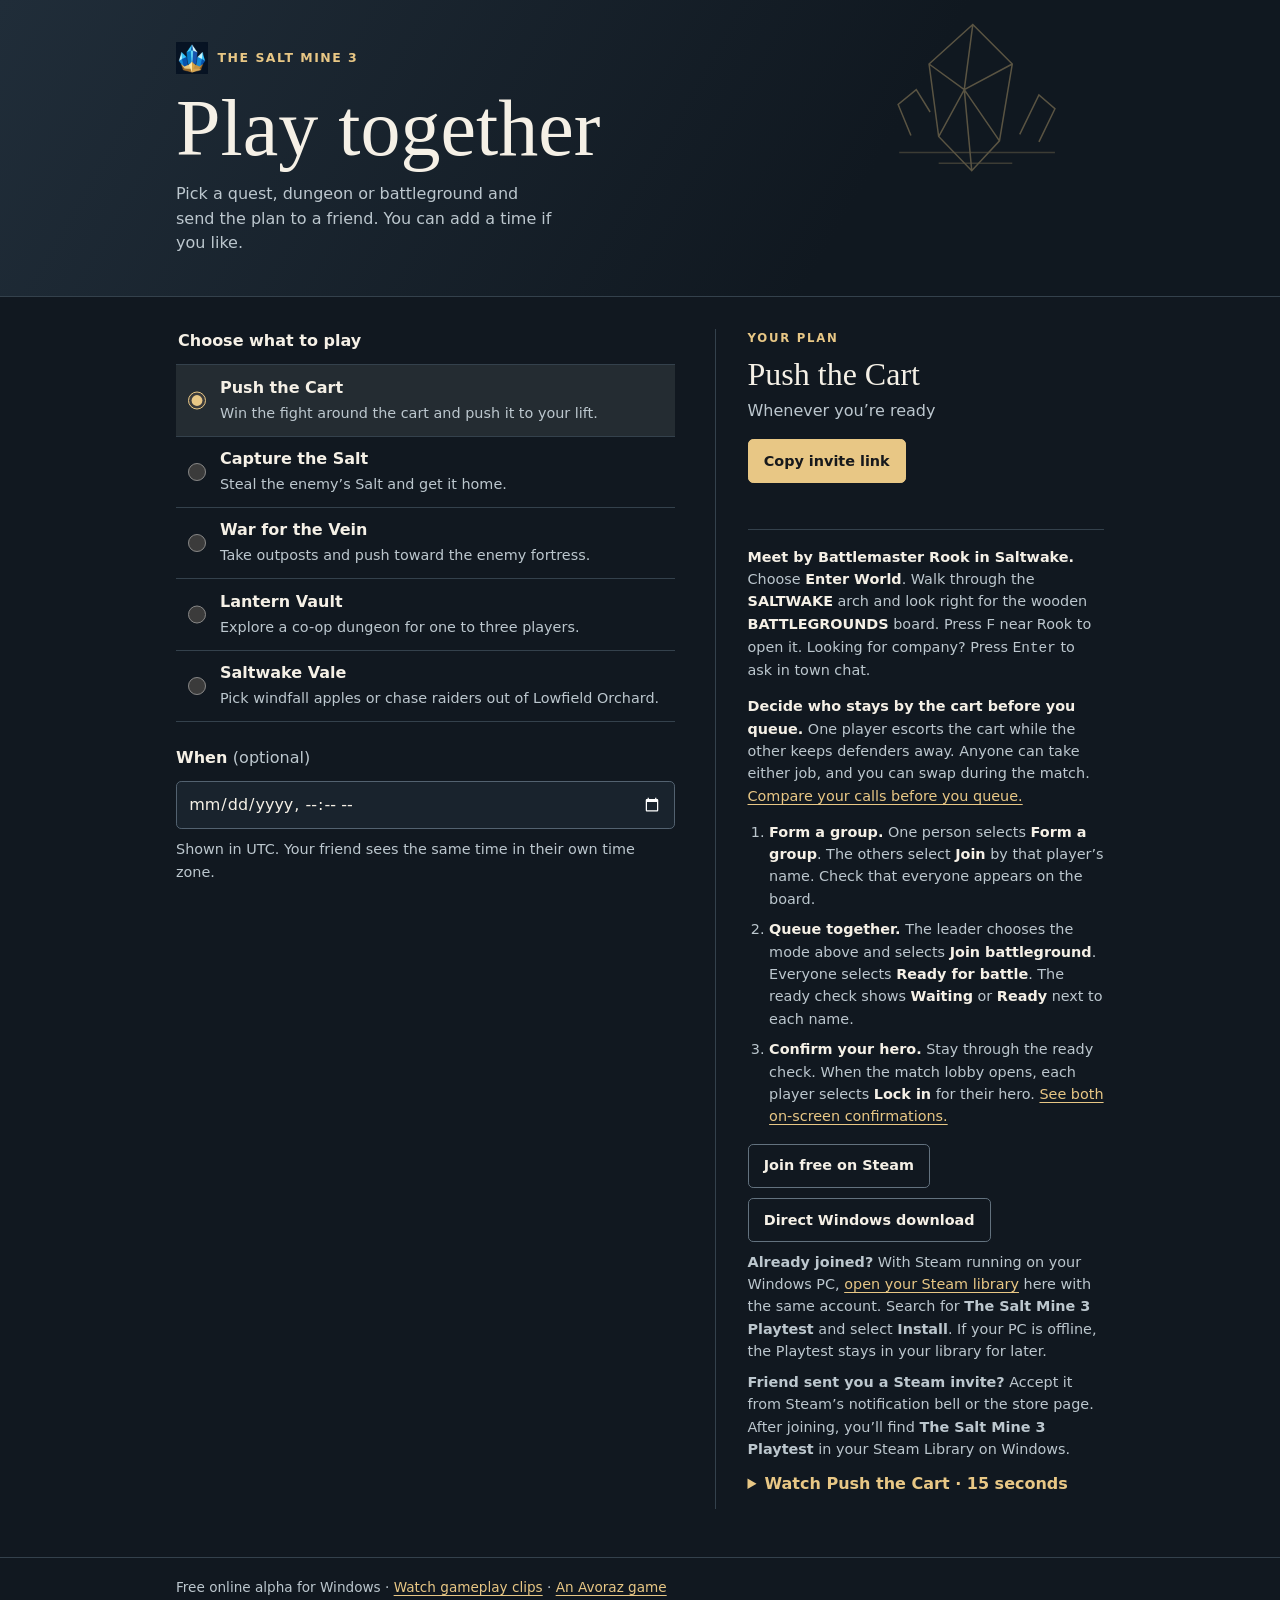
<file: docs/play-together.html>
<!doctype html>
<html lang="en">
<head>
  <meta charset="utf-8">
  <meta name="viewport" content="width=device-width, initial-scale=1">
  <meta name="referrer" content="no-referrer">
  <meta name="color-scheme" content="dark">
  <meta name="description" content="Meet a friend for the first Saltwake Vale quests, a Lantern Vault dungeon run or a battleground in The Salt Mine 3. Free on Windows.">
  <meta property="og:type" content="website">
  <meta property="og:site_name" content="The Salt Mine 3 · Avoraz">
  <meta property="og:title" content="Play together · The Salt Mine 3">
  <meta property="og:description" content="Meet in Lowfield Orchard, at the lantern arch or on a battleground. Share a plan for a free Windows game with friends.">
  <meta property="og:image" content="https://avoraz.com/media/brand/the-salt-mine-3-share.jpg">
  <meta property="og:image:width" content="1200">
  <meta property="og:image:height" content="630">
  <meta property="og:image:alt" content="The Salt Mine 3 by Avoraz, with illustrated heroes in the crystal mine">
  <meta name="twitter:card" content="summary_large_image">
  <meta name="twitter:title" content="Play together · The Salt Mine 3">
  <meta name="twitter:image" content="https://avoraz.com/media/brand/the-salt-mine-3-share.jpg">
  <meta name="twitter:image:alt" content="The Salt Mine 3 by Avoraz, with illustrated heroes in the crystal mine">
  <link rel="icon" type="image/png" sizes="192x192" href="media/crystal-crest.png">
  <title>Play together · The Salt Mine 3</title>
  <style>
    :root {
      color-scheme: dark;
      --slate: #111820;
      --surface: #19232d;
      --line: #34414c;
      --ink: #f5f0e6;
      --quiet: #bcc7ce;
      --gold: #e8c785;
      font: 16px/1.55 system-ui, sans-serif;
    }
    *, *::before, *::after { box-sizing: border-box; }
    body { margin: 0; color: var(--ink); background: var(--slate); }
    a { color: var(--gold); text-underline-offset: .22em; }
    a:focus-visible, button:focus-visible, input:focus-visible, textarea:focus-visible, summary:focus-visible {
      outline: 3px solid #ffe2a5; outline-offset: 4px;
    }
    .band {
      background: linear-gradient(120deg, #202d39, #101820 67%);
      border-bottom: 1px solid var(--line);
    }
    .wrap { width: min(100% - 2.5rem, 58rem); margin-inline: auto; }
    header .wrap { padding-block: 2.25rem 2.5rem; position: relative; overflow: hidden; }
    .brand {
      color: var(--gold); font-weight: 700; text-decoration: none; text-transform: uppercase;
      letter-spacing: .12em; font-size: .78rem; display: inline-flex; min-height: 44px; align-items: center; gap:.6rem;
    }
    h1, h2 { font-family: Georgia, serif; line-height: 1.08; font-weight: 500; }
    h1 { font-size: clamp(2.75rem, 8vw, 5rem); margin: .2rem 0 .65rem; }
    header p { margin: 0; color: var(--quiet); max-width: 37ch; }
    .mark { position: absolute; width: min(27vw, 14rem); top: 1rem; right: 1rem; opacity: .34; pointer-events: none; }
    main { display: grid; grid-template-columns: 1.28fr 1fr; gap: 2.5rem; padding-block: 2rem 3rem; }
    fieldset { border: 0; padding: 0; margin: 0 0 1.5rem; min-width: 0; }
    legend, .time-label { display: block; font-weight: 700; margin-bottom: .65rem; }
    .mode {
      display: grid; grid-template-columns: auto minmax(0, 1fr);
      align-items: center; gap: .85rem; cursor: pointer; min-height: 62px;
      padding: .65rem .75rem; border-block-start: 1px solid var(--line);
      transition: background-color 140ms ease;
    }
    .mode:last-child { border-block-end: 1px solid var(--line); }
    .mode:has(input:checked) { background: #242c32; }
    .mode:hover { background: var(--surface); }
    input[type="radio"] { width: 1.15rem; height: 1.15rem; margin: 0; accent-color: var(--gold); }
    .mode strong { display: block; font-size: 1rem; }
    .mode small, .muted, .hint { color: var(--quiet); font-size: .9rem; }
    .hint { margin: .55rem 0 0; }
    .optional { font-weight: 400; color: var(--quiet); }
    input[type="datetime-local"], textarea {
      display: block; width: 100%; max-width: 100%; min-width: 0; min-height: 46px;
      border: 1px solid #536270; border-radius: .32rem; background: var(--surface);
      color: var(--ink); font: inherit; padding: .6rem .7rem;
    }
    textarea { margin-top: .75rem; resize: vertical; overflow-wrap: anywhere; }
    aside { align-self: start; border-inline-start: 1px solid var(--line); padding-inline-start: 2rem; }
    .invite-recipient > aside { border-inline-start: 0; border-inline-end: 1px solid var(--line); padding-inline: 0 2rem; }
    .section-label { font-size: .73rem; color: var(--gold); text-transform: uppercase; letter-spacing: .15em; font-weight: 700; margin: 0 0 .6rem; }
    h2 { font-size: 2rem; margin: 0; }
    .plan-time { margin: .45rem 0 1rem; color: var(--quiet); overflow-wrap: anywhere; }
    .actions { display: flex; flex-wrap: wrap; gap: .65rem; }
    #recipient-actions > .install-options { flex: 1 1 100%; }
    .install-options .hint { margin: .55rem 0 0; }
    .library-actions { display: flex; flex-wrap: wrap; align-items: center; gap: 0 1rem; margin-top: .5rem; }
    .library-actions a { display: inline-flex; align-items: center; min-height: 44px; }
    button, .download {
      display: inline-flex; align-items: center; justify-content: center;
      min-height: 44px; padding: .65rem .95rem; border-radius: .32rem;
      border: 1px solid var(--gold); color: #17191c; background: var(--gold);
      font: 700 .9rem/1.3 system-ui, sans-serif; text-align: center; text-decoration: none;
      transition: background-color 140ms ease, border-color 140ms ease; cursor: pointer;
    }
    button:hover, .download:hover { background: #f8db9d; border-color: #f8db9d; }
    button.secondary { color: var(--ink); background: transparent; border-color: #63727f; }
    button.secondary:hover { background: var(--surface); border-color: var(--gold); }
    .status { min-height: 1.5em; margin: .55rem 0 .15rem; color: var(--gold); font-size: .86rem; }
    .join { padding-top: 1rem; margin-top: 1rem; border-top: 1px solid var(--line); }
    .join p { margin: 0 0 .85rem; font-size: .9rem; color: var(--quiet); }
    #group-instructions strong, #solo-steps strong, #solo-vault-steps strong { color: var(--ink); }
    #group-instructions ol, #group-instructions ul { margin: .8rem 0 1rem; padding-inline-start: 1.35rem; color: var(--quiet); font-size: .9rem; }
    #group-instructions li + li { margin-top: .52rem; }
    #watchbadge { margin-block: 1rem; border-block: 1px solid var(--line); scroll-margin-block: 1rem; }
    #watchbadge > summary, #with-friends > summary, #cart-preview > summary { padding: .75rem 0; cursor: pointer; color: var(--gold); font-weight: 700; }
    #cart-preview video { display: block; width: 100%; height: auto; aspect-ratio: 16 / 9; background: #10151a; border-radius: .4rem; }
    #watchbadge .orchard-map { display: block; width: 100%; max-width: 37rem; height: auto; border-radius: .4rem; }
    .download { color: var(--ink); background: transparent; border-color: #63727f; }
    .download:hover { color: #17191c; }
    #recipient-steps .download:not(.secondary) { color: #17191c; background: var(--gold); border-color: var(--gold); }
    #recipient-steps .download:not(.secondary):hover { background: #f8db9d; border-color: #f8db9d; }
    #recipient-steps p { margin: .8rem 0 1rem; font-size: .9rem; color: var(--quiet); }
    .footer { border-top: 1px solid var(--line); color: var(--quiet); padding: 1.15rem 0; font-size: .85rem; }
    [hidden] { display: none !important; }
    @media (max-width: 680px) {
      main { grid-template-columns: 1fr; gap: 1.75rem; padding-block: 1.6rem 2.3rem; }
      aside { padding: 1.45rem 0 0; border-inline-start: 0; border-block-start: 1px solid var(--line); }
      .invite-recipient > aside { border: 0; padding: 0; }
      header .wrap { padding-block: 1.5rem 1.75rem; }
      .mark { top: 1.65rem; right: 0; opacity: .24; }
    }
    @media (prefers-reduced-motion: reduce) {
      *, *::before, *::after { transition: none !important; }
    }
  </style>
</head>
<body>
  <header class="band">
    <div class="wrap">
      <a class="brand" href="https://avoraz.com/"><img src="media/crystal-crest.png" width="32" height="32" alt="">The Salt Mine 3</a>
      <h1>Play together</h1>
      <p id="planner-intro">Pick a quest, dungeon or battleground and send the plan to a friend. You can add a time if you like.</p>
      <svg class="mark" viewBox="0 0 210 158" fill="none" aria-hidden="true">
        <g stroke="#e8c785" stroke-width="1.4">
          <path d="m102 8 37 37-12 72-26 28-31-32-9-68 41-37Zm0 0-8 61 7 76m-40-100 33 24 45-24m-69 68 24-44 33 48M44 112l-12-29 17-14 13 21m84 21 18-37 15 13-15 31"/>
          <path d="M33 128h146m-109 10h69" opacity=".6"/>
        </g>
      </svg>
    </div>
  </header>
  <main id="planner" class="wrap">
    <section aria-label="Adventure options">
      <fieldset>
        <legend>Choose what to play</legend>
        <label class="mode"><input type="radio" name="mode" value="cart" checked>
          <span><strong>Push the Cart</strong><small>Win the fight around the cart and push it to your lift.</small></span></label>
        <label class="mode"><input type="radio" name="mode" value="capture">
          <span><strong>Capture the Salt</strong><small>Steal the enemy’s Salt and get it home.</small></span></label>
        <label class="mode"><input type="radio" name="mode" value="war">
          <span><strong>War for the Vein</strong><small>Take outposts and push toward the enemy fortress.</small></span></label>
        <label class="mode"><input type="radio" name="mode" value="vault">
          <span><strong>Lantern Vault</strong><small>Explore a co-op dungeon for one to three players.</small></span></label>
        <label class="mode"><input type="radio" name="mode" value="vale">
          <span><strong>Saltwake Vale</strong><small>Pick windfall apples or chase raiders out of Lowfield Orchard.</small></span></label>
      </fieldset>
      <label class="time-label" for="when">When <span class="optional">(optional)</span></label>
      <input type="datetime-local" id="when" aria-describedby="timezone">
      <p id="timezone" class="hint">Times appear in each player’s local time zone.</p>
    </section>
    <aside id="plan-summary" aria-labelledby="plan-mode">
      <p id="plan-label" class="section-label">Your plan</p>
      <h2 id="plan-mode">Push the Cart</h2>
      <p class="plan-time" id="plan-time">Whenever you’re ready</p>
      <div id="recipient-steps" hidden>
        <div class="actions" id="recipient-actions">
          <button type="button" id="send-to-pc" hidden>Send invite to your Windows PC</button>
        </div>
        <p id="solo-steps"><strong>Prefer a solo round?</strong> Pick a hero, select <strong>Quick battleground</strong>, then choose <strong id="solo-mode">Push the Cart</strong>. Join and accept the ready check. When the lobby opens, select <strong>Lock in</strong>. AI heroes fill empty slots.</p>
        <p id="solo-vault-steps" hidden><strong>Exploring solo?</strong> At the lantern arch, select <strong>Enter the Vault</strong>.</p>
        <details id="with-friends" hidden><summary>Playing with friends?</summary></details>
      </div>
      <div class="actions" id="share-controls" hidden>
        <button type="button" id="share">Copy invite link</button>
        <button type="button" class="secondary" id="calendar" hidden>Save calendar event</button>
      </div>
      <div id="copy-feedback">
        <p class="status" id="status" role="status"></p>
        <label id="manual-label" class="muted" for="manual" hidden>Copy this to share your plan</label>
        <textarea id="manual" rows="4" readonly hidden></textarea>
      </div>
      <div id="group-steps" class="join">
        <div id="group-instructions">
          <div id="battleground-steps">
            <p><strong>Meet by Battlemaster Rook in Saltwake.</strong> Choose <strong>Enter World</strong>. Walk through the <strong>SALTWAKE</strong> arch and look right for the wooden <strong>BATTLEGROUNDS</strong> board. Press <kbd>F</kbd> near Rook to open it. Looking for company? Press <kbd>Enter</kbd> to ask in town chat.</p>
            <p id="cart-role-tip" hidden><strong>Decide who stays by the cart before you queue.</strong> One player escorts the cart while the other keeps defenders away. Anyone can take either job, and you can swap during the match. <a href="https://avoraz.com/play/push-the-cart?utm_source=friend_planner#make-the-call">Compare your calls before you queue.</a></p>
            <ol>
              <li><strong>Form a group.</strong> One person selects <strong>Form a group</strong>. The others select <strong>Join</strong> by that player’s name. Check that everyone appears on the board.</li>
              <li><strong>Queue together.</strong> The leader chooses the mode above and selects <strong>Join battleground</strong>. Everyone selects <strong>Ready for battle</strong>. The ready check shows <strong>Waiting</strong> or <strong>Ready</strong> next to each name.</li>
              <li><strong>Confirm your hero.</strong> Stay through the ready check. When the match lobby opens, each player selects <strong>Lock in</strong> for their hero. <a href="https://avoraz.com/first-match-field-guide.html#ready-and-lock">See both on-screen confirmations.</a></li>
            </ol>
          </div>
          <div id="vault-steps" hidden>
            <p><strong>Meet at the lantern arch in Saltwake.</strong> Choose <strong>Enter World</strong> and head to the arch in the northeast garden.</p>
            <ol>
              <li><strong>Form a group.</strong> One person selects <strong>Form a group</strong> at the arch. Friends select <strong>Join</strong> beside the leader’s name.</li>
              <li><strong>Enter together.</strong> Everyone selects <strong>I’m ready</strong>. The leader then selects <strong>Enter together</strong>.</li>
            </ol>
            <p>What if a teammate goes down? <a href="https://avoraz.com/play/lantern-vault?utm_source=friend_planner#make-the-call">Make the rescue call with a friend.</a></p>
          </div>
          <div id="vale-steps" hidden>
            <p lang="es"><a href="primera-mision.html" hreflang="es">Guía en español · Cómo conseguir tu primera reliquia</a></p>
            <p><strong>Meet at the SALTWAKE VALE arch.</strong> Pick your hero and choose <strong>Enter World</strong>. Walk north around Saltwake’s central crystal beacon and follow the road under the arch. Friends who have already formed a party can cross one at a time and meet on the Vale side. You keep your party when you return. Solo players can head straight out.</p>
            <p>On the Vale side, press <kbd>F</kbd> to talk to <strong>Nell</strong> or <strong>Rowan, the Vale Warden</strong>. For the apple quest, talk to Nell before you gather. Rowan counts Wickpin raiders you help defeat even if you find the orchard before you meet him.</p>
            <ul>
              <li><strong>Something for the Road.</strong> Gather three windfall apples under the orchard trees. Return to Nell for 140 Adventure XP and Nell’s Traveller’s Knot, a health relic.</li>
              <li><strong>A Winter Stolen.</strong> Defeat three Wickpin raiders. From their clearing, head west toward Saltwake. Return to Rowan for 230 Adventure XP and the Orchard Watchbadge, a power relic.</li>
            </ul>
            <details id="watchbadge">
              <summary>At 3/3 raiders? Find Rowan and claim your Watchbadge</summary>
              <img class="orchard-map" src="orchard-return.webp" width="1128" height="504" loading="lazy" alt="Return route in Saltwake Vale. From the Wickpin raiders, head about 110 metres west to Rowan, just north of Saltwake. North is up.">
              <ol>
                <li><strong>Head west from the raiders toward Saltwake.</strong> Stay on the Vale side. On the map (<kbd>M</kbd> by default), Rowan’s gold <strong>?</strong> is just north of the Saltwake label, roughly 110 metres west of the raiders’ clearing.</li>
                <li><strong>Talk to Rowan, the Vale Warden.</strong> Move close and use your Interact key (<kbd>F</kbd> by default). If this is your first visit, accept <em>A Winter Stolen</em> to see your raider count. At 3/3, choose <strong>Finish quest</strong> to receive 230 Adventure XP and the Orchard Watchbadge. If you’re playing together, each of you claims your own reward.</li>
              </ol>
              <p>How far did you get? <a href="https://new.strawpoll.com/r/ZocWk4wg">Share where your first session ended</a> in one optional question.</p>
            </details>
            <p>Either quest works solo. Press <kbd>M</kbd> for your map or <kbd>L</kbd> for your quest journal on the default controls. <a href="https://steamcommunity.com/sharedfiles/filedetails/?id=3843131587">See the quest tracker in the Steam walkthrough.</a></p>
          </div>
        </div>
        <div class="install-options" id="install-options">
          <div class="actions">
            <a id="steam" class="download" href="https://store.steampowered.com/app/5578970/The_Salt_Mine_3/?utm_source=github_pages&utm_medium=friend_invite&utm_campaign=steam_playtest_launch#game_area_purchase">Join free on Steam</a>
            <a id="download" class="download secondary" href="https://avoraz.com/download">Direct Windows download</a>
          </div>
          <div class="library-actions" id="library-actions" hidden>
            <strong>Already joined?</strong>
            <a id="steam-install" href="steam://install/5579000">Install in Steam</a>
            <a id="steam-play" href="steam://run/5579000">Launch installed game</a>
          </div>
          <p class="hint" id="remote-install" hidden><strong>Already joined?</strong> With Steam running on your Windows PC, <a href="https://steamcommunity.com/my/games/?tab=all" target="_blank" rel="noopener">open your Steam library</a> here with the same account. Search for <strong>The Salt Mine 3 Playtest</strong> and select <strong>Install</strong>. If your PC is offline, the Playtest stays in your library for later.</p>
          <p class="hint" id="friend-steam-tip"><strong>Friend sent you a Steam invite?</strong> Accept it from Steam’s notification bell or the store page. After joining, you’ll find <strong>The Salt Mine 3 Playtest</strong> in your Steam Library on Windows.</p>
          <span class="hint" id="library-feedback" role="status"></span>
          <details id="cart-preview">
            <summary>Watch Push the Cart · 15 seconds</summary>
            <video width="1280" height="720" controls playsinline preload="none" poster="media/escort-the-salt.webp" aria-label="Escort the Salt gameplay preview" aria-describedby="cart-preview-credit">
              <source src="media/escort-the-salt.mp4" type="video/mp4">
              <track kind="captions" src="media/escort-the-salt.en.vtt" srclang="en" label="English">
              <a href="media/escort-the-salt.mp4">Open the gameplay clip</a>
            </video>
            <p class="hint" id="cart-preview-credit">Sylwen escorts the cart in a Steam match with bots. Vessa’s keg and the delivery are from a scripted development build.</p>
          </details>
        </div>
      </div>
      <noscript><p class="hint">Use the download link and share your plan with a friend.</p></noscript>
    </aside>
  </main>
  <footer class="footer"><div class="wrap">Free online alpha for Windows · <a href="playtest-clips.html">Watch gameplay clips</a> · <a href="https://avoraz.com/">An Avoraz game</a></div></footer>
  <script>
    "use strict";
    const modes = new Map([
      ["cart", "Push the Cart"],
      ["capture", "Capture the Salt"],
      ["war", "War for the Vein"],
      ["vault", "Lantern Vault"],
      ["vale", "Saltwake Vale"]
    ]);
    const modeInputs = Array.from(document.querySelectorAll('input[name="mode"]'));
    const planner = document.getElementById("planner");
    const intro = document.getElementById("planner-intro");
    const senderIntro = intro.textContent;
    const summary = document.getElementById("plan-summary");
    const label = document.getElementById("plan-label");
    const recipientSteps = document.getElementById("recipient-steps");
    const recipientActions = document.getElementById("recipient-actions");
    const soloSteps = document.getElementById("solo-steps");
    const withFriends = document.getElementById("with-friends");
    const pageHeading = document.querySelector("h1");
    const plannerHeading = pageHeading.textContent;
    const soloLead = soloSteps.querySelector("strong");
    const soloLeadText = soloLead.textContent;
    const soloVaultSteps = document.getElementById("solo-vault-steps");
    const soloMode = document.getElementById("solo-mode");
    const groupSteps = document.getElementById("group-steps");
    const groupInstructions = document.getElementById("group-instructions");
    const cartRoleTip = document.getElementById("cart-role-tip");
    const cartPreview = document.getElementById("cart-preview");
    const cartVideo = cartPreview.querySelector("video");
    cartPreview.addEventListener("toggle", () => { if (!cartPreview.open) cartVideo.pause(); });
    const battlegroundSteps = document.getElementById("battleground-steps");
    const vaultSteps = document.getElementById("vault-steps");
    const valeSteps = document.getElementById("vale-steps");
    const watchbadge = document.getElementById("watchbadge");
    const installOptions = document.getElementById("install-options");
    const downloadLink = document.getElementById("download");
    const steamLink = document.getElementById("steam");
    const originalSteamUrl = steamLink.href;
    const entryParams = new URLSearchParams(location.search);
    const inviteSource = entryParams.get("via");
    const publisher = entryParams.get("publisher");
    const cartSource = ["antgames", "ottersplay", "slowden", "elenagames", "game16", "gogashare", "just1more", "openplayerone", "playgroundarcade"].includes(publisher) ? publisher : "cart_run";
    const when = document.getElementById("when");
    const title = document.getElementById("plan-mode");
    const time = document.getElementById("plan-time");
    const timezone = document.getElementById("timezone");
    const share = document.getElementById("share");
    const sendToPc = document.getElementById("send-to-pc");
    const shareControls = document.getElementById("share-controls");
    const calendar = document.getElementById("calendar");
    const copyFeedback = document.getElementById("copy-feedback");
    const status = document.getElementById("status");
    const manualLabel = document.getElementById("manual-label");
    const manual = document.getElementById("manual");
    const localHost = ["localhost", "127.0.0.1", "[::1]", "0.0.0.0"].includes(location.hostname);
    const shareable = /^https?:$/.test(location.protocol) && !localHost;
    const userAgent = navigator.userAgent;
    const onWindows = (/Windows NT/i.test(userAgent) || navigator.userAgentData?.platform === "Windows") &&
      !/Windows Phone|IEMobile|Android/i.test(userAgent);
    const libraryActions = document.getElementById("library-actions");
    libraryActions.hidden = !onWindows;
    libraryActions.addEventListener("click", event => {
      const link = event.target.closest("a");
      if (!link) return;
      const action = link.id === "steam-play" ? "Play" : "Install";
      document.getElementById("library-feedback").textContent =
        "If Steam didn’t open, select The Salt Mine 3 Playtest in your Steam Library and choose " + action + ".";
    });
    const offerPcHandoff = shareable && !onWindows &&
      /Android|iPhone|iPad|iPod|Macintosh|CrOS|Linux/i.test(userAgent);
    document.getElementById("remote-install").hidden = !offerPcHandoff;
    const canShare = typeof navigator.share === "function";
    const formatter = new Intl.DateTimeFormat(undefined, { dateStyle: "medium", timeStyle: "short" });

    const playWindowMs = 30 * 60 * 1000;
    let receivedTime = null;

    function localValue(date) {
      const pad = value => String(value).padStart(2, "0");
      return String(date.getFullYear()).padStart(4, "0") + "-" + pad(date.getMonth() + 1) + "-" +
        pad(date.getDate()) + "T" + pad(date.getHours()) + ":" + pad(date.getMinutes());
    }

    function readPlan() {
      // Steam Community may escape the ampersand in links inside event comments.
      const query = new URLSearchParams(location.hash.slice(1).replaceAll("&amp;", "&"));
      const mode = query.get("mode");
      const date = query.get("at");
      const validMode = query.getAll("mode").length === 1 && modes.has(mode);
      modeInputs.find(input => input.value === (validMode ? mode : "cart")).checked = true;
      const parsed = date && /^\d{4}-\d{2}-\d{2}T\d{2}:\d{2}:00\.000Z$/.test(date) ? new Date(date) : null;
      receivedTime = query.getAll("at").length === 1 && parsed && Number.isFinite(parsed.getTime()) &&
        parsed.toISOString() === date ? parsed : null;
      when.value = receivedTime ? localValue(receivedTime) : "";
      const plan = render();
      showRecipientPlan(validMode && (!query.has("at") || plan.date !== null), plan.date);
      cartPreview.open = validMode && mode === "cart" && query.getAll("step").length === 1 && query.get("step") === "gameplay";
      watchbadge.open = validMode && mode === "vale" && query.getAll("step").length === 1 && query.get("step") === "watchbadge";
      if (watchbadge.open) requestAnimationFrame(() => watchbadge.scrollIntoView({ block: "start" }));
    }

    function showRecipientPlan(isRecipient, date = null) {
      const ownCart = isRecipient && inviteSource === "cart_run_pc" && !date && selectedPlan().mode === "cart";
      pageHeading.textContent = ownCart ? "Your first cart match" : plannerHeading;
      soloLead.textContent = ownCart ? "Start a solo match." : soloLeadText;
      label.textContent = ownCart ? "Your battleground" : isRecipient ? "Shared plan" : "Your plan";
      withFriends.hidden = !ownCart;
      document.getElementById("friend-steam-tip").hidden = ownCart;
      if (!isRecipient) intro.textContent = senderIntro;
      else if (ownCart) intro.textContent = "Join the free Playtest on Steam, then open The Salt Mine 3 Playtest in your Windows library. You can start solo.";
      else if (hasEnded(date)) intro.textContent = "That play window ended. You can still play now or share a fresh invite with a friend.";
      else if (date) intro.textContent = "The start time is shown in your local time zone.";
      else intro.textContent = "Join whenever you’re both ready.";
      if (ownCart) withFriends.append(groupInstructions);
      else if (isRecipient) recipientSteps.insertBefore(groupInstructions, soloSteps);
      if (planner.classList.contains("invite-recipient") === isRecipient) return;
      planner.classList.toggle("invite-recipient", isRecipient);
      recipientSteps.hidden = !isRecipient;
      groupSteps.hidden = isRecipient;
      share.classList.toggle("secondary", isRecipient);
      const handoff = isRecipient && offerPcHandoff;
      sendToPc.hidden = !handoff;
      share.hidden = handoff && !canShare;
      steamLink.classList.toggle("secondary", handoff);
      if (handoff) recipientActions.after(copyFeedback);
      else shareControls.after(copyFeedback);
      if (isRecipient) {
        planner.prepend(summary);
        recipientActions.append(installOptions);
      } else {
        planner.append(summary);
        groupSteps.prepend(groupInstructions);
        groupSteps.append(installOptions);
      }
    }

    function selectedPlan() {
      const mode = modeInputs.find(input => input.checked).value;
      const exactReceivedTime = receivedTime && localValue(receivedTime) === when.value;
      const date = exactReceivedTime ? receivedTime : when.value ? new Date(when.value) : null;
      const validDate = date && Number.isFinite(date.getTime()) &&
        date.getFullYear() >= 2020 && date.getFullYear() < 9999 && localValue(date) === when.value;
      return { mode, date: validDate ? date : null };
    }

    function hasEnded(date) {
      return Boolean(date && Date.now() >= date.getTime() + playWindowMs);
    }

    function render() {
      const plan = selectedPlan();
      const invalidTime = Boolean(when.value && !plan.date);
      when.setCustomValidity(invalidTime ? "Choose a valid local date and time." : "");
      title.textContent = modes.get(plan.mode);
      soloMode.textContent = title.textContent;
      cartRoleTip.hidden = plan.mode !== "cart";
      cartPreview.hidden = plan.mode !== "cart";
      if (cartPreview.hidden) cartPreview.open = false;
      const isVault = plan.mode === "vault";
      const isVale = plan.mode === "vale";
      battlegroundSteps.hidden = isVault || isVale;
      vaultSteps.hidden = !isVault;
      valeSteps.hidden = !isVale;
      if (!isVale) watchbadge.open = false;
      soloSteps.hidden = isVault || isVale;
      soloVaultSteps.hidden = !isVault;
      const steamUrl = new URL(originalSteamUrl);
      if (isVale) {
        steamUrl.searchParams.set("utm_content", "saltwake_vale");
        if (inviteSource === "indiehub") {
          steamUrl.searchParams.set("utm_source", "bluesky");
          steamUrl.searchParams.set("utm_medium", "indiehub");
        }
      }
      if (plan.mode === "cart" && inviteSource === "cart_run_pc") {
        steamUrl.searchParams.set("utm_source", cartSource);
        steamUrl.searchParams.set("utm_medium", "browser_game");
        steamUrl.searchParams.set("utm_content", "pc_handoff");
      }
      if (plan.mode === "cart" && inviteSource === "showcase_clip") {
        steamUrl.searchParams.set("utm_source", "github");
        steamUrl.searchParams.set("utm_medium", "readme");
        steamUrl.searchParams.set("utm_content", "cart_gameplay_clip");
      }
      if (plan.mode === "cart" && inviteSource === "first_cart_match") {
        steamUrl.searchParams.set("utm_source", "github_pages");
        steamUrl.searchParams.set("utm_medium", "friend_invite");
        steamUrl.searchParams.set("utm_campaign", "first_cart_match");
        steamUrl.searchParams.set("utm_content", "shared_queue");
      }
      steamLink.href = steamUrl.href;
      const ended = hasEnded(plan.date);
      time.textContent = plan.date ? formatter.format(plan.date) + (ended ? " · ended" : " · local time") : "Whenever you’re ready";
      calendar.hidden = !plan.date || ended;
      share.disabled = invalidTime;
      status.textContent = invalidTime ? "Choose a valid local date and time." : "";
      manualLabel.hidden = true;
      manual.hidden = true;
      return plan;
    }

    function planHash(plan) {
      const query = new URLSearchParams({ mode: plan.mode });
      if (plan.mode === "vale" && watchbadge.open) query.set("step", "watchbadge");
      if (plan.mode === "cart" && cartPreview.open) query.set("step", "gameplay");
      if (plan.date) query.set("at", plan.date.toISOString());
      return "#" + query.toString();
    }

    function inviteUrl(plan) {
      const url = new URL(location.href);
      url.search = "";
      if (inviteSource === "first_cart_match" && plan.mode === "cart") url.searchParams.set("via", "first_cart_match");
      url.hash = planHash(hasEnded(plan.date) ? { mode: plan.mode, date: null } : plan);
      return url.href;
    }

    function sync() {
      showRecipientPlan(false);
      const plan = render();
      if (when.validity.valid) history.replaceState(null, "", planHash(plan));
    }

    async function copyInvite() {
      const plan = selectedPlan();
      const scheduled = plan.date && !hasEnded(plan.date) ? " on " + plan.date.toLocaleString(undefined, {
        dateStyle: "medium", timeStyle: "short"
      }) + " (" + formatter.resolvedOptions().timeZone + ")" : "";
      const invitation = shareable ? inviteUrl(plan) :
        "Play The Salt Mine 3 with me. Let’s try " + modes.get(plan.mode) + scheduled +
        ". Meet in Saltwake. Join the free Steam Playtest at " + steamLink.href +
        "\nPrefer a direct Windows download? " + downloadLink.href;
      await copyText(invitation, shareable ? "Invite link copied." : "Invite text copied.", "Copy the selected invitation.");
    }

    async function copyText(invitation, copied, manualCopy) {
      manualLabel.hidden = true;
      manual.hidden = true;
      try {
        await navigator.clipboard.writeText(invitation);
        status.textContent = copied;
      } catch {
        manualLabel.hidden = false;
        manual.hidden = false;
        manual.value = invitation;
        manual.focus();
        manual.select();
        status.textContent = manualCopy;
      }
    }

    async function handOffInvite() {
      const plan = selectedPlan();
      const target = new URL(inviteUrl(plan));
      if (inviteSource === "cart_run_pc" && plan.mode === "cart" && !plan.date) {
        target.searchParams.set("via", "cart_run_pc");
        if (cartSource !== "cart_run") target.searchParams.set("publisher", cartSource);
      }
      const url = target.href;
      if (canShare) {
        try {
          await navigator.share({ title: "The Salt Mine 3 invite", url });
          status.textContent = "Open this invite on the Windows PC you’ll play on.";
          return;
        } catch (error) {
          if (error?.name === "AbortError") return;
        }
      }
      await copyText(url, "Invite copied. Send it to your Windows PC.", "Copy this invite and send it to your Windows PC.");
    }

    function saveCalendar() {
      const plan = selectedPlan();
      if (!plan.date || hasEnded(plan.date)) return;
      const stamp = date => date.toISOString().replace(/[-:]/g, "").replace(/\.\d{3}/, "");
      const start = stamp(plan.date);
      const event = [
        "BEGIN:VCALENDAR", "VERSION:2.0", "PRODID:-//Avoraz//Play Together//EN",
        "BEGIN:VEVENT", "UID:" + start + "-" + plan.mode + "@avoraz.com",
        "DTSTAMP:" + stamp(new Date()), "DTSTART:" + start,
        "DTEND:" + stamp(new Date(plan.date.getTime() + playWindowMs)),
        "SUMMARY:The Salt Mine 3 - " + modes.get(plan.mode),
        "DESCRIPTION:Meet in Saltwake. Download: https://avoraz.com/download"
      ];
      if (shareable) event.push("URL:" + inviteUrl(plan));
      event.push("END:VEVENT", "END:VCALENDAR", "");
      const calendarText = event.map(line => line.replace(/(.{74})(?=.)/g, "$1\r\n ")).join("\r\n");
      const link = document.createElement("a");
      link.href = URL.createObjectURL(new Blob([calendarText], { type: "text/calendar;charset=utf-8" }));
      link.download = "salt-mine-3-match.ics";
      link.click();
      setTimeout(() => URL.revokeObjectURL(link.href), 1000);
      status.textContent = "Calendar file ready. Open it to add the plan.";
    }

    timezone.textContent = "Shown in " + formatter.resolvedOptions().timeZone +
      ". Your friend sees the same time in their own time zone.";
    if (!shareable) share.textContent = "Copy invite text";
    if (!canShare) sendToPc.textContent = "Copy invite for your Windows PC";
    shareControls.hidden = false;
    readPlan();
    for (const input of modeInputs) input.addEventListener("change", sync);
    when.addEventListener("input", () => {
      receivedTime = null;
      sync();
    });
    share.addEventListener("click", copyInvite);
    sendToPc.addEventListener("click", handOffInvite);
    calendar.addEventListener("click", saveCalendar);
    window.addEventListener("hashchange", readPlan);
  </script>
</body>
</html>
</file>
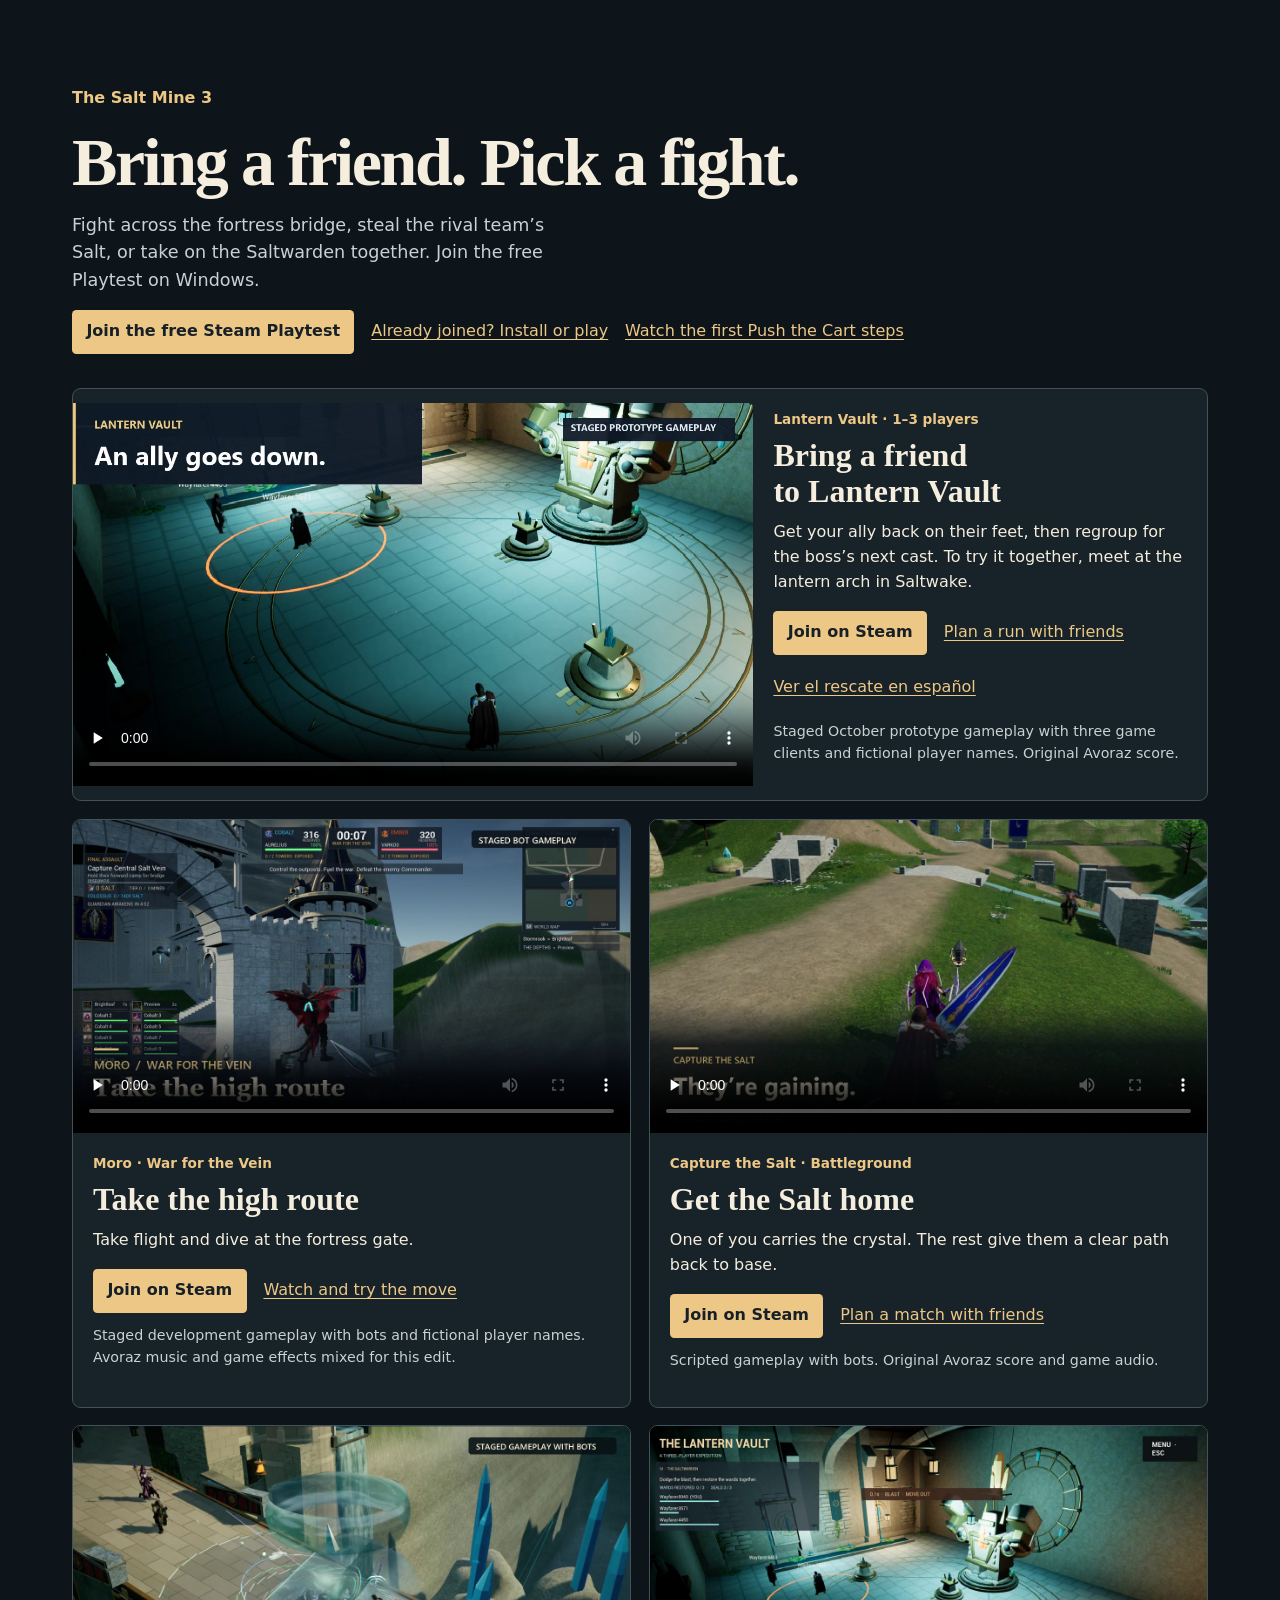
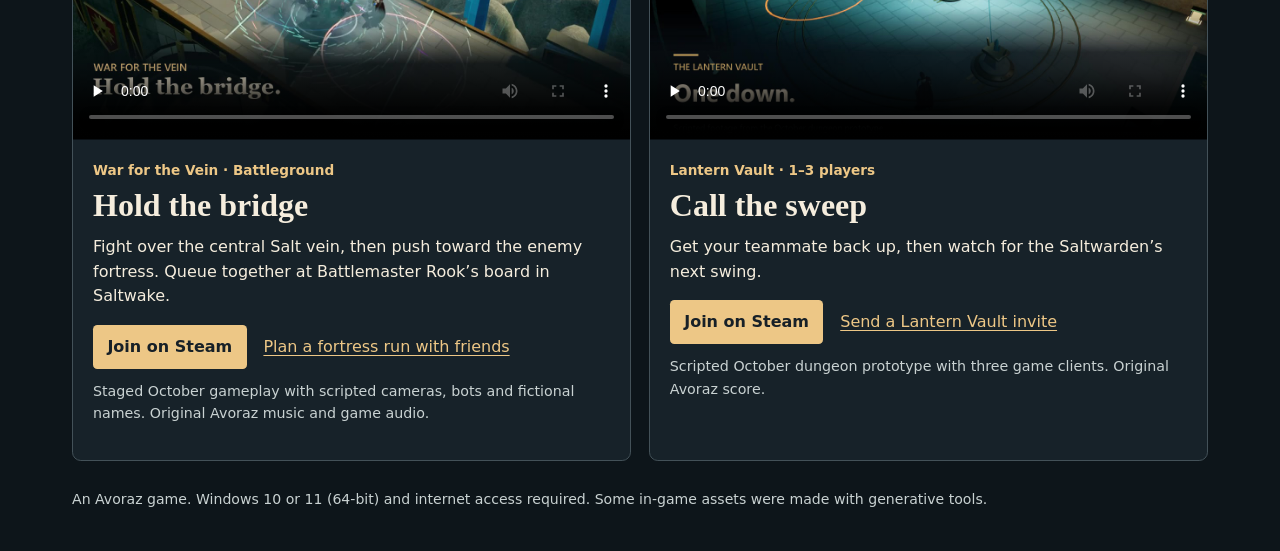
<file: docs/playtest-clips.html>
<!doctype html>
<html lang="en">
<head>
  <meta charset="utf-8">
  <meta name="viewport" content="width=device-width, initial-scale=1">
  <title>The Salt Mine 3 gameplay clips | Free Steam Playtest</title>
  <meta name="description" content="Watch short plays from War for the Vein, Capture the Salt and Lantern Vault, then try the free Windows Playtest of The Salt Mine 3.">
  <link rel="canonical" href="https://tavoraz.github.io/The-Salt-Mine-3-Downloads/playtest-clips.html">
  <meta property="og:title" content="The Salt Mine 3 | Watch a play, then try it with friends">
  <meta property="og:description" content="Get the crystal home or pull your squad through a boss fight. Free Windows Playtest on Steam.">
  <meta property="og:image" content="https://tavoraz.github.io/The-Salt-Mine-3-Downloads/media/bring-a-friend-to-lantern-vault.jpg">
  <meta name="twitter:card" content="summary_large_image">
  <style>
    :root { color-scheme: dark; --ground: #0d151a; --panel: #172229; --text: #f5eddd; --subtle: #c9d2d2; --accent: #edc786; }
    * { box-sizing: border-box; }
    body { margin: 0; background: var(--ground); color: var(--text); font: 1rem/1.55 system-ui, sans-serif; }
    a { color: var(--accent); text-underline-offset: .2em; }
    a:focus-visible, video:focus-visible { outline: 2px solid #fbe2af; outline-offset: 4px; }
    .wrap { width: min(71rem, 100% - 2rem); margin-inline: auto; }
    header { padding: clamp(2.25rem, 7vw, 5.4rem) 0 2.15rem; }
    .brand { color: var(--accent); font-weight: 700; text-decoration: none; }
    h1, h2 { margin: 0; font-family: Georgia, serif; line-height: 1.13; text-wrap: balance; }
    h1 { margin-top: .8rem; font-size: clamp(2.3rem, 6vw, 4.25rem); letter-spacing: -.035em; }
    h2 { font-size: clamp(1.5rem, 3vw, 2rem); }
    p { margin: .7rem 0 1rem; }
    header p { color: var(--subtle); font-size: 1.1rem; max-width: 44ch; }
    .actions { display: flex; align-items: center; flex-wrap: wrap; gap: .65rem 1.05rem; }
    .action, .secondary { display: inline-flex; align-items: center; min-height: 2.75rem; justify-content: center; }
    .action { padding: .51rem .9rem; border-radius: .27rem; background: var(--accent); color: #172027; font-weight: 750; text-decoration: none; }
    .action:hover { background: #f8dba3; }
    .grid { display: grid; grid-template-columns: repeat(2, minmax(0, 1fr)); gap: 1.1rem; }
    article { border: 1px solid #435158; border-radius: .55rem; overflow: hidden; background: var(--panel); }
    .featured { grid-column: 1 / -1; display: grid; grid-template-columns: minmax(0, 1.5fr) minmax(0, 1fr); align-items: center; }
    video { display: block; width: 100%; height: auto; aspect-ratio: 16 / 9; background: #0a1015; }
    .copy { padding: 1.25rem; }
    .mode { display: block; margin-bottom: .4rem; color: var(--accent); font-size: .85rem; font-weight: 650; }
    .notice { color: var(--subtle); font-size: .89rem; }
    footer { padding: 1.75rem 0 2.5rem; color: var(--subtle); font-size: .88rem; }
    @media (max-width: 45rem) { .grid, .featured { grid-template-columns: minmax(0, 1fr); } }
  </style>
</head>
<body>
  <header class="wrap">
    <a class="brand" href="https://avoraz.com/">The Salt Mine 3</a>
    <h1>Bring a friend. Pick a fight.</h1>
    <p>Fight across the fortress bridge, steal the rival team’s Salt, or take on the Saltwarden together. Join the free Playtest on Windows.</p>
    <div class="actions">
      <a class="action" href="https://store.steampowered.com/app/5578970/The_Salt_Mine_3/?utm_source=github_pages&amp;utm_medium=video&amp;utm_campaign=playtest_clips&amp;utm_content=header#game_area_purchase">Join the free Steam Playtest</a>
      <a class="secondary" href="https://avoraz.com/download#steam-playtest">Already joined? Install or play</a>
      <a class="secondary" href="first-cart-match.html">Watch the first Push the Cart steps</a>
    </div>
  </header>
  <main class="wrap grid" aria-label="Gameplay clips">
    <article id="bring-a-friend-to-lantern-vault" class="featured" aria-labelledby="rescue-title">
      <video controls playsinline preload="none" width="1280" height="720" poster="media/bring-a-friend-to-lantern-vault.jpg" aria-labelledby="rescue-title" aria-describedby="rescue-disclosure">
        <source src="media/bring-a-friend-to-lantern-vault.mp4" type="video/mp4">
        <track kind="subtitles" src="media/bring-a-friend-to-lantern-vault-pt-br.vtt" srclang="pt-BR" label="Português (Brasil)">
        <a href="media/bring-a-friend-to-lantern-vault.mp4">Open the 12-second Lantern Vault rescue</a>
      </video>
      <div class="copy">
        <span class="mode">Lantern Vault · 1–3 players</span>
        <h2 id="rescue-title">Bring a friend to Lantern Vault</h2>
        <p>Get your ally back on their feet, then regroup for the boss’s next cast. To try it together, meet at the lantern arch in Saltwake.</p>
        <div class="actions">
          <a class="action" href="https://store.steampowered.com/app/5578970/The_Salt_Mine_3/?utm_source=github_pages&amp;utm_medium=video&amp;utm_campaign=playtest_clips&amp;utm_content=lantern_vault_revive#game_area_purchase">Join on Steam</a>
          <a class="secondary" href="play-together.html#mode=vault">Plan a run with friends</a>
          <a class="secondary" href="primer-rescate.html" lang="es" hreflang="es">Ver el rescate en español</a>
        </div>
        <p class="notice" id="rescue-disclosure">Staged October prototype gameplay with three game clients and fictional player names. Original Avoraz score.</p>
      </div>
    </article>
    <article id="moro-high-route" aria-labelledby="moro-title">
      <video controls playsinline preload="none" width="1280" height="720" poster="media/moro-high-route.jpg" aria-labelledby="moro-title" aria-describedby="moro-disclosure">
        <source src="media/moro-high-route.mp4" type="video/mp4">
        <a href="media/moro-high-route.mp4">Open Moro’s fortress dive</a>
      </video>
      <div class="copy">
        <span class="mode">Moro · War for the Vein</span>
        <h2 id="moro-title">Take the high route</h2>
        <p>Take flight and dive at the fortress gate.</p>
        <div class="actions">
          <a class="action" href="https://store.steampowered.com/app/5578970/The_Salt_Mine_3/?utm_source=github_pages&amp;utm_medium=video&amp;utm_campaign=moro_high_route&amp;utm_content=gallery#game_area_purchase">Join on Steam</a>
          <a class="secondary" href="moro-high-route.html">Watch and try the move</a>
        </div>
        <p class="notice" id="moro-disclosure">Staged development gameplay with bots and fictional player names. Avoraz music and game effects mixed for this edit.</p>
      </div>
    </article>
    <article id="get-the-salt-home" aria-labelledby="salt-title">
      <video controls playsinline preload="none" width="1280" height="720" poster="media/get-the-salt-home.jpg" aria-labelledby="salt-title" aria-describedby="salt-disclosure">
        <source src="media/get-the-salt-home.mp4" type="video/mp4">
        <a href="media/get-the-salt-home.mp4">Open the Capture the Salt video</a>
      </video>
      <div class="copy">
        <span class="mode">Capture the Salt · Battleground</span>
        <h2 id="salt-title">Get the Salt home</h2>
        <p>One of you carries the crystal. The rest give them a clear path back to base.</p>
        <div class="actions">
          <a class="action" href="https://store.steampowered.com/app/5578970/The_Salt_Mine_3/?utm_source=github_pages&amp;utm_medium=video&amp;utm_campaign=playtest_clips&amp;utm_content=capture_the_salt#game_area_purchase">Join on Steam</a>
          <a class="secondary" href="play-together.html#mode=capture">Plan a match with friends</a>
        </div>
        <p class="notice" id="salt-disclosure">Scripted gameplay with bots. Original Avoraz score and game audio.</p>
      </div>
    </article>
    <article id="hold-the-bridge" aria-labelledby="bridge-title">
      <video controls playsinline preload="none" width="1280" height="720" poster="media/hold-the-bridge.jpg" aria-labelledby="bridge-title" aria-describedby="bridge-disclosure">
        <source src="media/hold-the-bridge.mp4" type="video/mp4">
        <a href="media/hold-the-bridge.mp4">Open the 12-second War for the Vein clip</a>
      </video>
      <div class="copy">
        <span class="mode">War for the Vein · Battleground</span>
        <h2 id="bridge-title">Hold the bridge</h2>
        <p>Fight over the central Salt vein, then push toward the enemy fortress. Queue together at Battlemaster Rook’s board in Saltwake.</p>
        <div class="actions">
          <a class="action" href="https://store.steampowered.com/app/5578970/The_Salt_Mine_3/?utm_source=github_pages&amp;utm_medium=video&amp;utm_campaign=playtest_clips&amp;utm_content=hold_the_bridge#game_area_purchase">Join on Steam</a>
          <a class="secondary" href="play-together.html#mode=war">Plan a fortress run with friends</a>
        </div>
        <p class="notice" id="bridge-disclosure">Staged October gameplay with scripted cameras, bots and fictional names. Original Avoraz music and game audio.</p>
      </div>
    </article>
    <article id="call-the-sweep" aria-labelledby="vault-title">
      <video controls playsinline preload="none" width="1280" height="720" poster="media/call-the-sweep.jpg" aria-labelledby="vault-title" aria-describedby="vault-disclosure">
        <source src="media/call-the-sweep.mp4" type="video/mp4">
        <a href="media/call-the-sweep.mp4">Open the Lantern Vault video</a>
      </video>
      <div class="copy">
        <span class="mode">Lantern Vault · 1–3 players</span>
        <h2 id="vault-title">Call the sweep</h2>
        <p>Get your teammate back up, then watch for the Saltwarden’s next swing.</p>
        <div class="actions">
          <a class="action" href="https://store.steampowered.com/app/5578970/The_Salt_Mine_3/?utm_source=github_pages&amp;utm_medium=video&amp;utm_campaign=playtest_clips&amp;utm_content=lantern_vault#game_area_purchase">Join on Steam</a>
          <a class="secondary" href="https://avoraz.com/play/lantern-vault?utm_source=friend#make-the-call/revive">Send a Lantern Vault invite</a>
        </div>
        <p class="notice" id="vault-disclosure">Scripted October dungeon prototype with three game clients. Original Avoraz score.</p>
      </div>
    </article>
  </main>
  <footer class="wrap">An Avoraz game. Windows 10 or 11 (64-bit) and internet access required. Some in-game assets were made with generative tools.</footer>
</body>
</html>
</file>
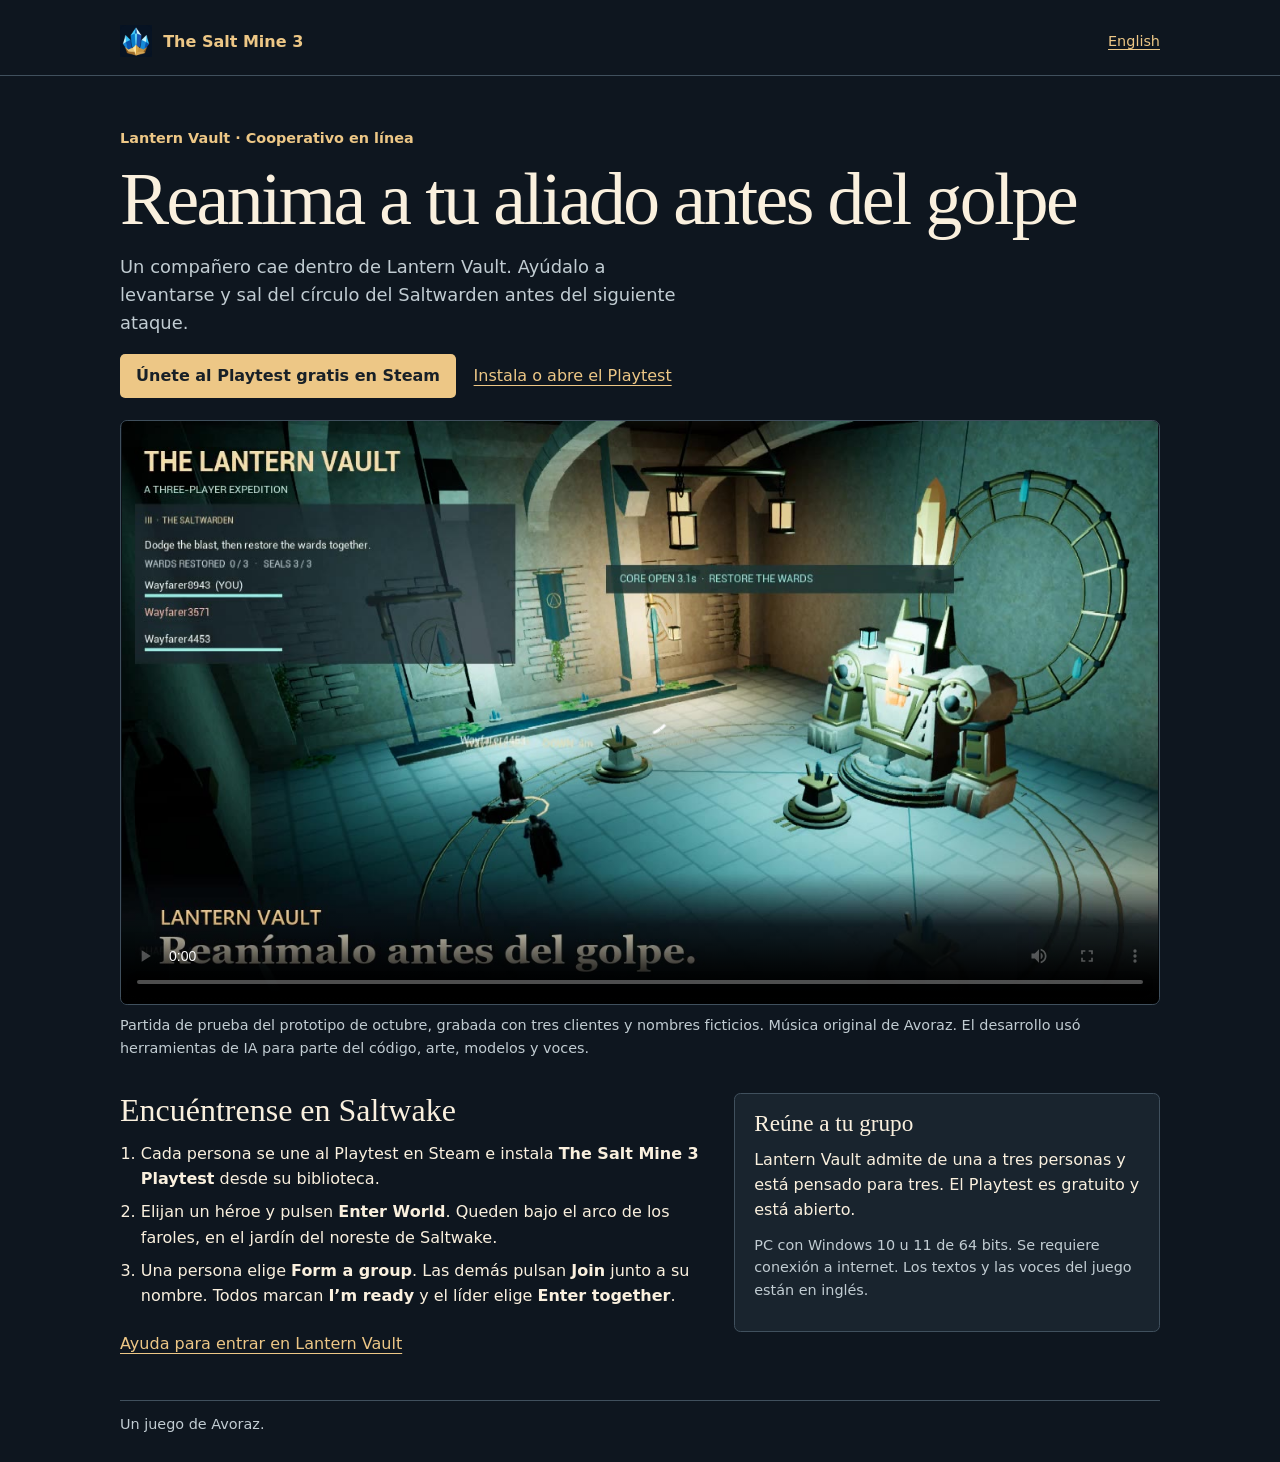
<file: docs/primer-rescate.html>
<!doctype html>
<html lang="es">
<head>
  <meta charset="utf-8">
  <meta name="viewport" content="width=device-width, initial-scale=1">
  <meta name="color-scheme" content="dark">
  <meta name="description" content="Mira cómo reanimar a un aliado en Lantern Vault y prueba el cooperativo de The Salt Mine 3 en el Playtest gratis de Steam para Windows.">
  <link rel="canonical" href="https://tavoraz.github.io/The-Salt-Mine-3-Downloads/primer-rescate.html">
  <link rel="icon" type="image/png" sizes="192x192" href="media/crystal-crest.png">
  <meta property="og:title" content="Reanima a tu aliado en Lantern Vault | The Salt Mine 3">
  <meta property="og:description" content="Una reanimación a tiempo puede salvar a todo el grupo. Playtest gratis en Steam para Windows.">
  <meta property="og:locale" content="es_ES">
  <meta property="og:image" content="https://tavoraz.github.io/The-Salt-Mine-3-Downloads/media/rescate-en-lantern-vault.jpg">
  <meta name="twitter:card" content="summary_large_image">
  <title>Reanima a tu aliado en Lantern Vault | The Salt Mine 3</title>
  <link rel="stylesheet" href="first-cart-match.css">
</head>
<body>
  <header><div class="wrap masthead">
    <a class="brand" href="https://avoraz.com/es">
      <img src="media/crystal-crest.png" alt="" width="32" height="32">The Salt Mine 3
    </a>
    <a class="language" href="https://avoraz.com/play/lantern-vault" lang="en" hreflang="en">English</a>
  </div></header>
  <main class="wrap">
    <p class="mode">Lantern Vault · Cooperativo en línea</p>
    <h1>Reanima a tu aliado antes del golpe</h1>
    <p class="lede">Un compañero cae dentro de Lantern Vault. Ayúdalo a levantarse y sal del círculo del Saltwarden antes del siguiente ataque.</p>
    <div class="actions">
      <a class="primary" href="https://store.steampowered.com/app/5578970/The_Salt_Mine_3/?l=spanish&amp;utm_source=github_pages&amp;utm_medium=video&amp;utm_campaign=rescate_lantern_vault_es&amp;utm_content=primer_rescate#game_area_purchase">Únete al Playtest gratis en Steam</a>
      <a href="https://avoraz.com/es/download#steam-playtest">Instala o abre el Playtest</a>
    </div>
    <figure>
      <video controls playsinline preload="metadata" width="1280" height="720" poster="media/rescate-en-lantern-vault.jpg"
             aria-label="Video en español del rescate en Lantern Vault" aria-describedby="footage-credit">
        <source src="media/rescate-en-lantern-vault.mp4" type="video/mp4">
        <a href="media/rescate-en-lantern-vault.mp4">Abre el video del rescate</a>
      </video>
      <figcaption id="footage-credit">Partida de prueba del prototipo de octubre, grabada con tres clientes y nombres ficticios. Música original de Avoraz. El desarrollo usó herramientas de IA para parte del código, arte, modelos y voces.</figcaption>
    </figure>
    <div class="details">
      <section aria-labelledby="heading-ready">
        <h2 id="heading-ready">Encuéntrense en Saltwake</h2>
        <ol>
          <li>Cada persona se une al Playtest en Steam e instala <strong>The Salt Mine 3 Playtest</strong> desde su biblioteca.</li>
          <li>Elijan un héroe y pulsen <strong>Enter World</strong>. Queden bajo el arco de los faroles, en el jardín del noreste de Saltwake.</li>
          <li>Una persona elige <strong>Form a group</strong>. Las demás pulsan <strong>Join</strong> junto a su nombre. Todos marcan <strong>I’m ready</strong> y el líder elige <strong>Enter together</strong>.</li>
        </ol>
        <div class="actions"><a href="https://avoraz.com/es/download#help-vault">Ayuda para entrar en Lantern Vault</a></div>
      </section>
      <aside class="queue" aria-labelledby="party-heading">
        <h2 id="party-heading">Reúne a tu grupo</h2>
        <p>Lantern Vault admite de una a tres personas y está pensado para tres. El Playtest es gratuito y está abierto.</p>
        <p class="quiet">PC con Windows 10 u 11 de 64 bits. Se requiere conexión a internet. Los textos y las voces del juego están en inglés.</p>
      </aside>
    </div>
  </main>
  <footer class="wrap">Un juego de Avoraz.</footer>
</body>
</html>
</file>
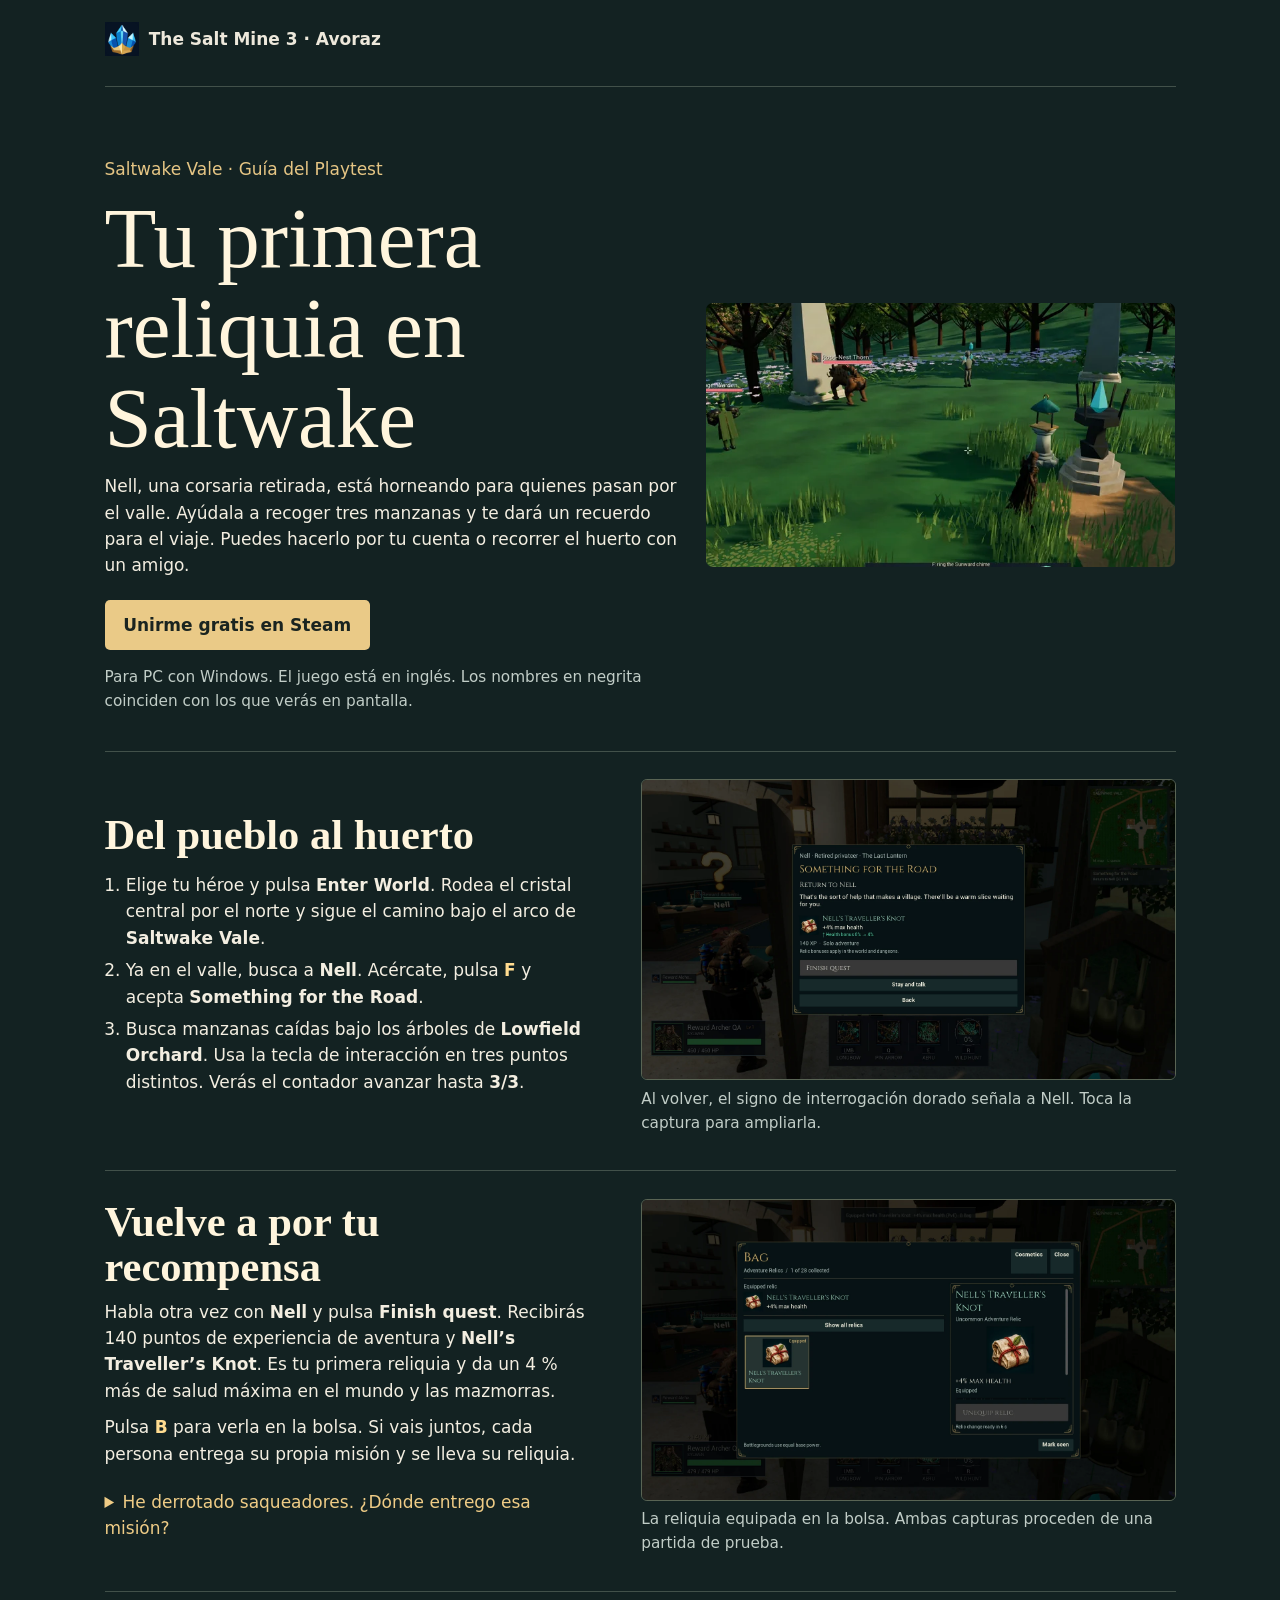
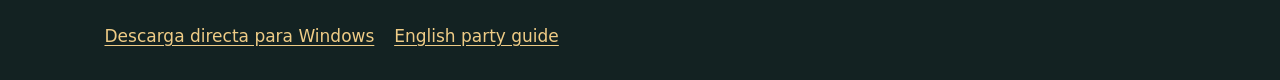
<file: docs/primera-mision.html>
<!doctype html>
<html lang="es">
<head>
  <meta charset="utf-8">
  <meta name="viewport" content="width=device-width, initial-scale=1">
  <meta name="color-scheme" content="dark">
  <meta name="description" content="Cómo salir de Saltwake, encontrar a Nell y conseguir tu primera reliquia en el Playtest gratuito de The Salt Mine 3 para Windows.">
  <meta property="og:title" content="Tu primera reliquia en Saltwake">
  <meta property="og:description" content="Tres manzanas caídas, una vieja corsaria y un regalo para el camino. Puedes ir al huerto por tu cuenta o con un amigo.">
  <meta property="og:image" content="https://tavoraz.github.io/The-Salt-Mine-3-Downloads/media/nell-first-relic.webp">
  <link rel="icon" href="media/crystal-crest.png">
  <title>Tu primera reliquia en Saltwake · The Salt Mine 3</title>
  <style>
    :root{color-scheme:dark;color:#f3eee1;background:#132222;font:17px/1.55 system-ui,sans-serif}
    *{box-sizing:border-box}body{margin:0}main,header,footer{width:min(100% - 2rem,63rem);margin:auto}
    header,footer{padding:1.3rem 0}header{border-bottom:1px solid #42514a}a{color:#efcc86;text-underline-offset:.2em}
    a:focus-visible,summary:focus-visible{outline:3px solid #ffe5aa;outline-offset:4px}
    header a{display:inline-flex;gap:.6rem;align-items:center;color:#ede8db;text-decoration:none;font-weight:700}
    h1,h2{font-family:Georgia,serif;line-height:1.06;color:#fff5dd}h1{font-size:clamp(2.55rem,7vw,5rem);font-weight:500;max-width:14ch;margin:.6rem 0}h2{font-size:clamp(1.7rem,4vw,2.5rem);margin:0 0 .45rem}
    p{margin:.6rem 0;max-width:59ch}.intro{padding:clamp(1.6rem,5vw,3.5rem) 0 1.6rem;display:grid;grid-template-columns:1.1fr .9fr;align-items:center;gap:1.6rem}.intro p:first-child{color:#e5c584}.intro>img{width:100%;height:auto;border-radius:.4rem}
    .cta{display:inline-block;border-radius:.3rem;background:#eaca87;color:#1a2420;font-weight:700;padding:.7rem 1.1rem;text-decoration:none;margin:.65rem .7rem .35rem 0}
    .step{display:grid;grid-template-columns:minmax(0,1fr) minmax(0,1.1fr);align-items:center;gap:clamp(1.25rem,4vw,3rem);padding:1.6rem 0;border-top:1px solid #42514a}
    .step ol{margin:.7rem 0;padding-left:1.25rem}.step li{padding:.18rem 0}
    figure{margin:0}figure a{display:block}figure img{display:block;width:100%;height:auto;border:1px solid #596454;border-radius:.35rem}
    figcaption,.note{font-size:.9rem;color:#c1cdc7}figcaption{margin:.45rem 0}kbd{font:inherit;font-weight:700;color:#ffdc90}
    details{margin:1rem 0}summary{width:fit-content;cursor:pointer;color:#efcc86;padding:.3rem 0}
    footer{border-top:1px solid #42514a}footer a{display:inline-block;padding:.5rem .85rem .5rem 0}
    [hidden]{display:none!important}@media(max-width:650px){.step,.intro{grid-template-columns:1fr;gap:.75rem}.intro{padding-top:1.15rem}.intro>img{max-width:32rem}}
  </style>
</head>
<body>
  <header><a href="https://avoraz.com/es"><img src="media/crystal-crest.png" width="34" height="34" alt="">The Salt Mine 3 · Avoraz</a></header>
  <main>
    <section class="intro"><div>
      <p>Saltwake Vale · Guía del Playtest</p>
      <h1>Tu primera reliquia en Saltwake</h1>
      <p>Nell, una corsaria retirada, está horneando para quienes pasan por el valle. Ayúdala a recoger tres manzanas y te dará un recuerdo para el viaje. Puedes hacerlo por tu cuenta o recorrer el huerto con un amigo.</p>
      <a id="join" class="cta" href="https://store.steampowered.com/app/5578970/The_Salt_Mine_3/?l=spanish&amp;utm_source=orchard_guide_es&amp;utm_medium=player_guide&amp;utm_campaign=first_relic#game_area_purchase">Unirme gratis en Steam</a>
      <a id="launch" hidden href="steam://rungameid/5579000">Ya lo instalé · Abrir el juego</a>
      <p class="note">Para PC con Windows. El juego está en inglés. Los nombres en negrita coinciden con los que verás en pantalla.</p>
      </div><img src="media/saltwake-vale.webp" width="720" height="404" alt="Una aventurera sale al valle entre árboles y flores junto a las balizas de cristal.">
    </section>
    <section class="step">
      <div><h2>Del pueblo al huerto</h2>
        <ol>
          <li>Elige tu héroe y pulsa <strong lang="en">Enter World</strong>. Rodea el cristal central por el norte y sigue el camino bajo el arco de <strong lang="en">Saltwake Vale</strong>.</li>
          <li>Ya en el valle, busca a <strong>Nell</strong>. Acércate, pulsa <kbd>F</kbd> y acepta <strong lang="en">Something for the Road</strong>.</li>
          <li>Busca manzanas caídas bajo los árboles de <strong lang="en">Lowfield Orchard</strong>. Usa la tecla de interacción en tres puntos distintos. Verás el contador avanzar hasta <strong>3/3</strong>.</li>
        </ol>
      </div>
      <figure><a href="media/nell-turn-in.webp"><img src="media/nell-turn-in.webp" width="1600" height="900" alt="Nell bajo el signo de interrogación dorado y su diálogo con el botón Finish quest."></a><figcaption>Al volver, el signo de interrogación dorado señala a Nell. Toca la captura para ampliarla.</figcaption></figure>
    </section>
    <section class="step">
      <div><h2>Vuelve a por tu recompensa</h2>
        <p>Habla otra vez con <strong>Nell</strong> y pulsa <strong lang="en">Finish quest</strong>. Recibirás 140 puntos de experiencia de aventura y <strong lang="en">Nell’s Traveller’s Knot</strong>. Es tu primera reliquia y da un 4 % más de salud máxima en el mundo y las mazmorras.</p>
        <p>Pulsa <kbd>B</kbd> para verla en la bolsa. Si vais juntos, cada persona entrega su propia misión y se lleva su reliquia.</p>
        <details><summary>He derrotado saqueadores. ¿Dónde entrego esa misión?</summary><p>Es la misión de <strong>Rowan</strong>. Desde el claro de los saqueadores, vuelve hacia el oeste sin salir del valle. Busca a <strong>Rowan, the Vale Warden</strong>. Acepta <strong lang="en">A Winter Stolen</strong> si te falta, y pulsa <strong lang="en">Finish quest</strong> cuando lleves tres. <a href="orchard-return.webp">Ver a Rowan en el mapa</a>.</p></details>
      </div>
      <figure><a href="media/nell-first-relic.webp"><img src="media/nell-first-relic.webp" width="1600" height="900" loading="lazy" alt="La bolsa muestra Nell’s Traveller’s Knot equipada y un 4 % más de salud máxima."></a><figcaption>La reliquia equipada en la bolsa. Ambas capturas proceden de una partida de prueba.</figcaption></figure>
    </section>
  </main>
  <footer><a href="https://avoraz.com/es/download">Descarga directa para Windows</a> <a href="play-together.html#mode=vale" lang="en" hreflang="en">English party guide</a></footer>
  <script>
    const params=new URLSearchParams(location.search);
    const sites=['antgames','slowden','elenagames','cart_run','game16','ottersplay','gogashare'];
    if(sites.includes(params.get('via'))){
      const a=document.getElementById('join'),url=new URL(a.href);
      url.searchParams.set('utm_content',params.get('via'));
      a.href=url.href;
    }
    document.getElementById('launch').hidden=!(/Windows NT/i.test(navigator.userAgent)||navigator.userAgentData?.platform==='Windows');
  </script>
</body>
</html>
</file>
<file: docs/first-cart-match.css>
:root { color-scheme: dark; --bg: #0e161f; --panel: #19242e; --ink: #faf0de; --quiet: #c1ccd2; --line: #40505d; --gold: #edc786; }
*, *::before, *::after { box-sizing: border-box; }
body { margin: 0; background: var(--bg); color: var(--ink); font: 1rem/1.58 system-ui, sans-serif; }
.wrap { width: min(65rem, 100% - 2rem); margin-inline: auto; }
a { color: var(--gold); text-underline-offset: .24em; }
a:focus-visible, video:focus-visible { outline: 2px solid #ffe2a6; outline-offset: 4px; }
header { padding-block: 1.2rem .75rem; border-bottom: 1px solid var(--line); }
.brand { display: inline-flex; align-items: center; gap: .7rem; min-height: 44px; font-weight: 720; text-decoration: none; }
.brand img { display: block; object-fit: contain; }
main { padding-block: clamp(1.7rem, 5vw, 3.2rem) 2.2rem; }
h1, h2 { font: 500 2rem/1.1 Georgia, serif; text-wrap: balance; }
h1 { margin: .55rem 0 .8rem; font-size: clamp(2.4rem, 7.2vw, 4.6rem); letter-spacing: -.035em; }
h2 { margin: 0 0 .8rem; }
p { margin: .5rem 0 1rem; }
.mode { color: var(--gold); font-size: .9rem; font-weight: 700; margin: 0; }
.lede { max-width: 50ch; color: var(--quiet); font-size: 1.12rem; }
.actions { display: flex; flex-wrap: wrap; align-items: center; gap: .4rem 1.1rem; }
.actions a { display: inline-flex; align-items: center; min-height: 44px; }
.primary { background: var(--gold); color: #182027; padding: .57rem 1rem; border-radius: .32rem; font-weight: 780; text-decoration: none; }
.primary:hover { background: #ffe0a5; }
figure { margin: 1.4rem 0 0; }
video { display: block; width: 100%; height: auto; aspect-ratio: 16/9; object-fit: contain; border: 1px solid var(--line); border-radius: .45rem; background: #0a1017; }
figcaption, .quiet { font-size: .9rem; color: var(--quiet); }
figcaption { margin-top: .55rem; }
.details { display: grid; grid-template-columns: minmax(0,1fr) minmax(0,.72fr); gap: 1.4rem; align-items: start; margin-block-start: 2.1rem; }
.queue { padding: 1.1rem 1.2rem; border: 1px solid var(--line); border-radius: .4rem; background: var(--panel); }
.queue h2 { font-size: 1.45rem; margin-bottom: .6rem; }
.queue p { margin-bottom: .7rem; }
ol { margin: 0 0 .8rem; padding-inline-start: 1.3rem; }
li + li { margin-top: .5rem; }
footer { padding-block: .75rem 1.6rem; color: var(--quiet); border-top: 1px solid var(--line); font-size: .9rem; }
[hidden] { display: none !important; }
@media (max-width: 44rem) {
  .details { grid-template-columns: minmax(0,1fr); }
}
.masthead { display: flex; justify-content: space-between; align-items: center; gap: .75rem; }
.language { font-size: .9rem; display: inline-flex; align-items: center; min-height: 44px; }
.match-instructions { margin-top: 2.1rem; max-width: 64ch; }
.match-instructions h2:not(:first-child) { margin-top: 1.4rem; }
:lang(ja) h1, :lang(ja) h2 { font-family: "Yu Gothic UI", "Hiragino Sans", sans-serif; line-height: 1.25; }
:lang(ja) h1 { font-size: clamp(1.9rem, 6vw, 3.35rem); letter-spacing: -.02em; }
:lang(ja) h2 { font-size: 1.45rem; }
</file>
